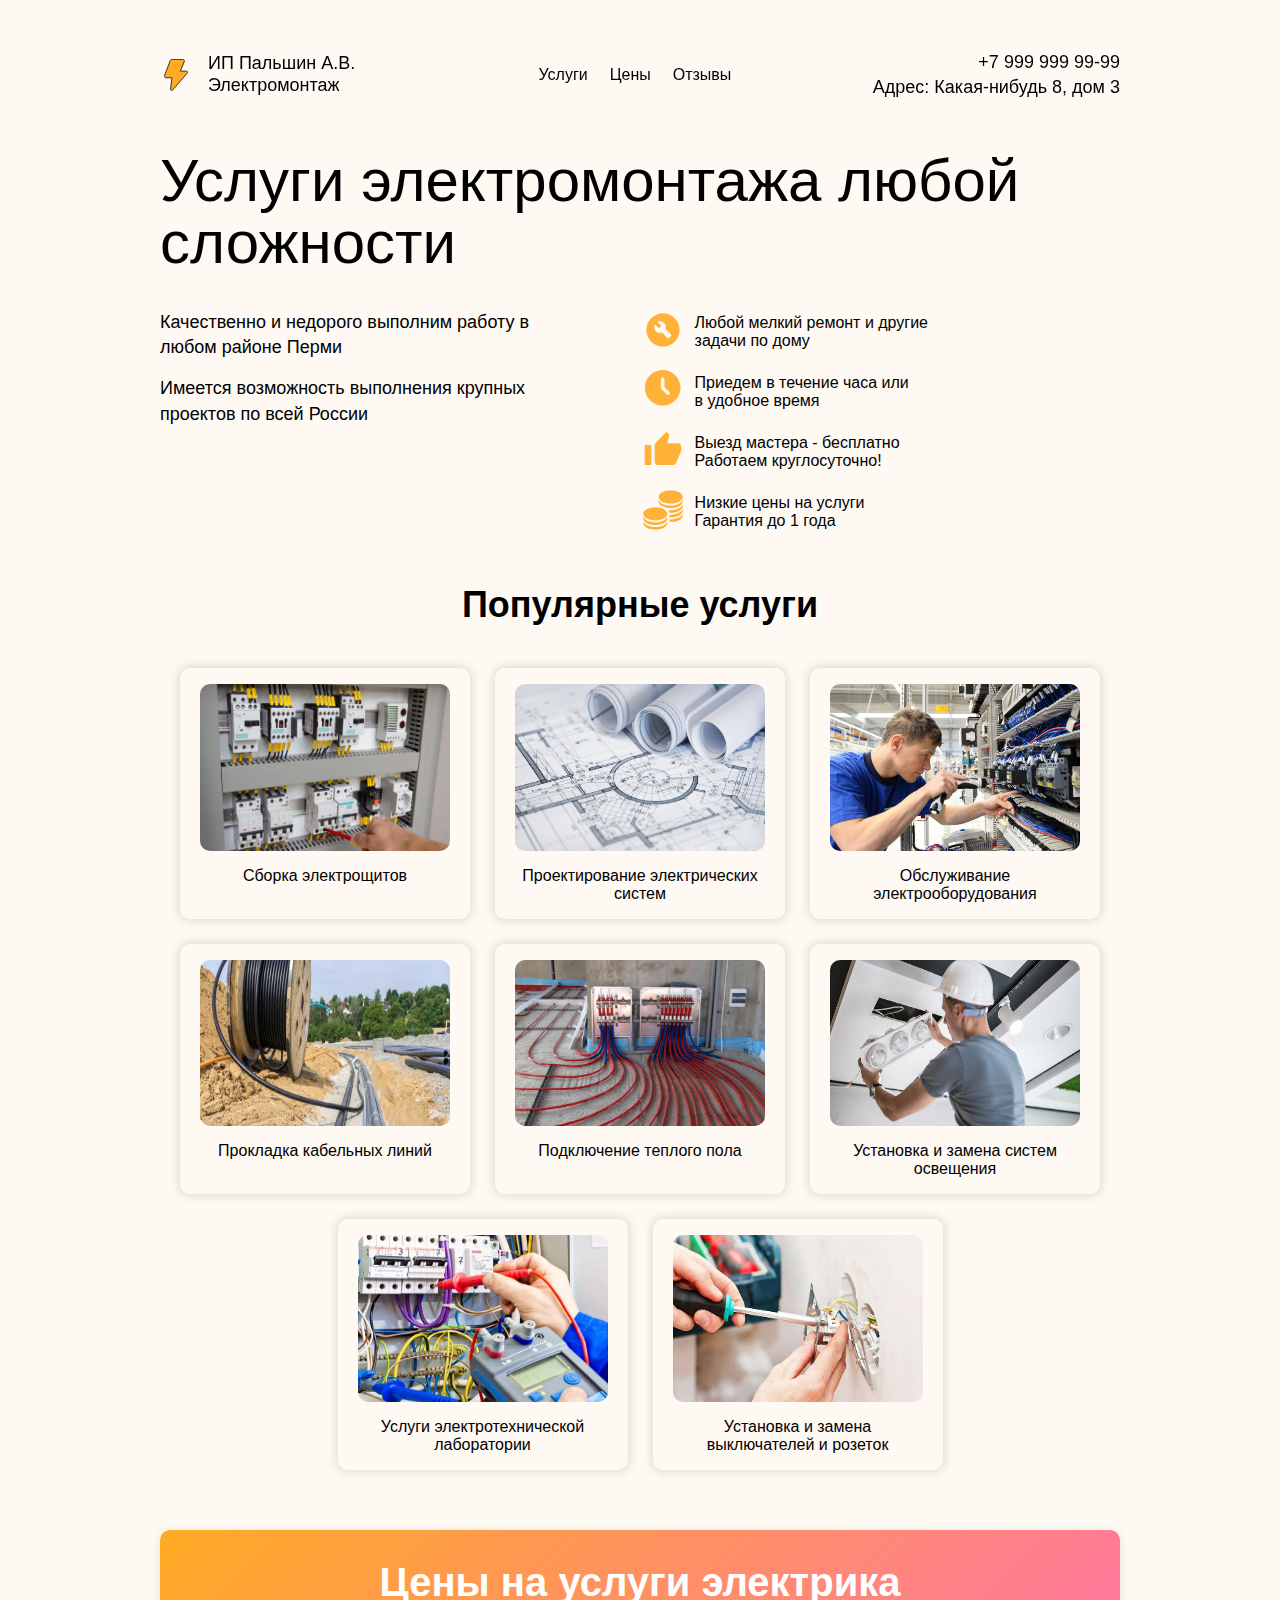
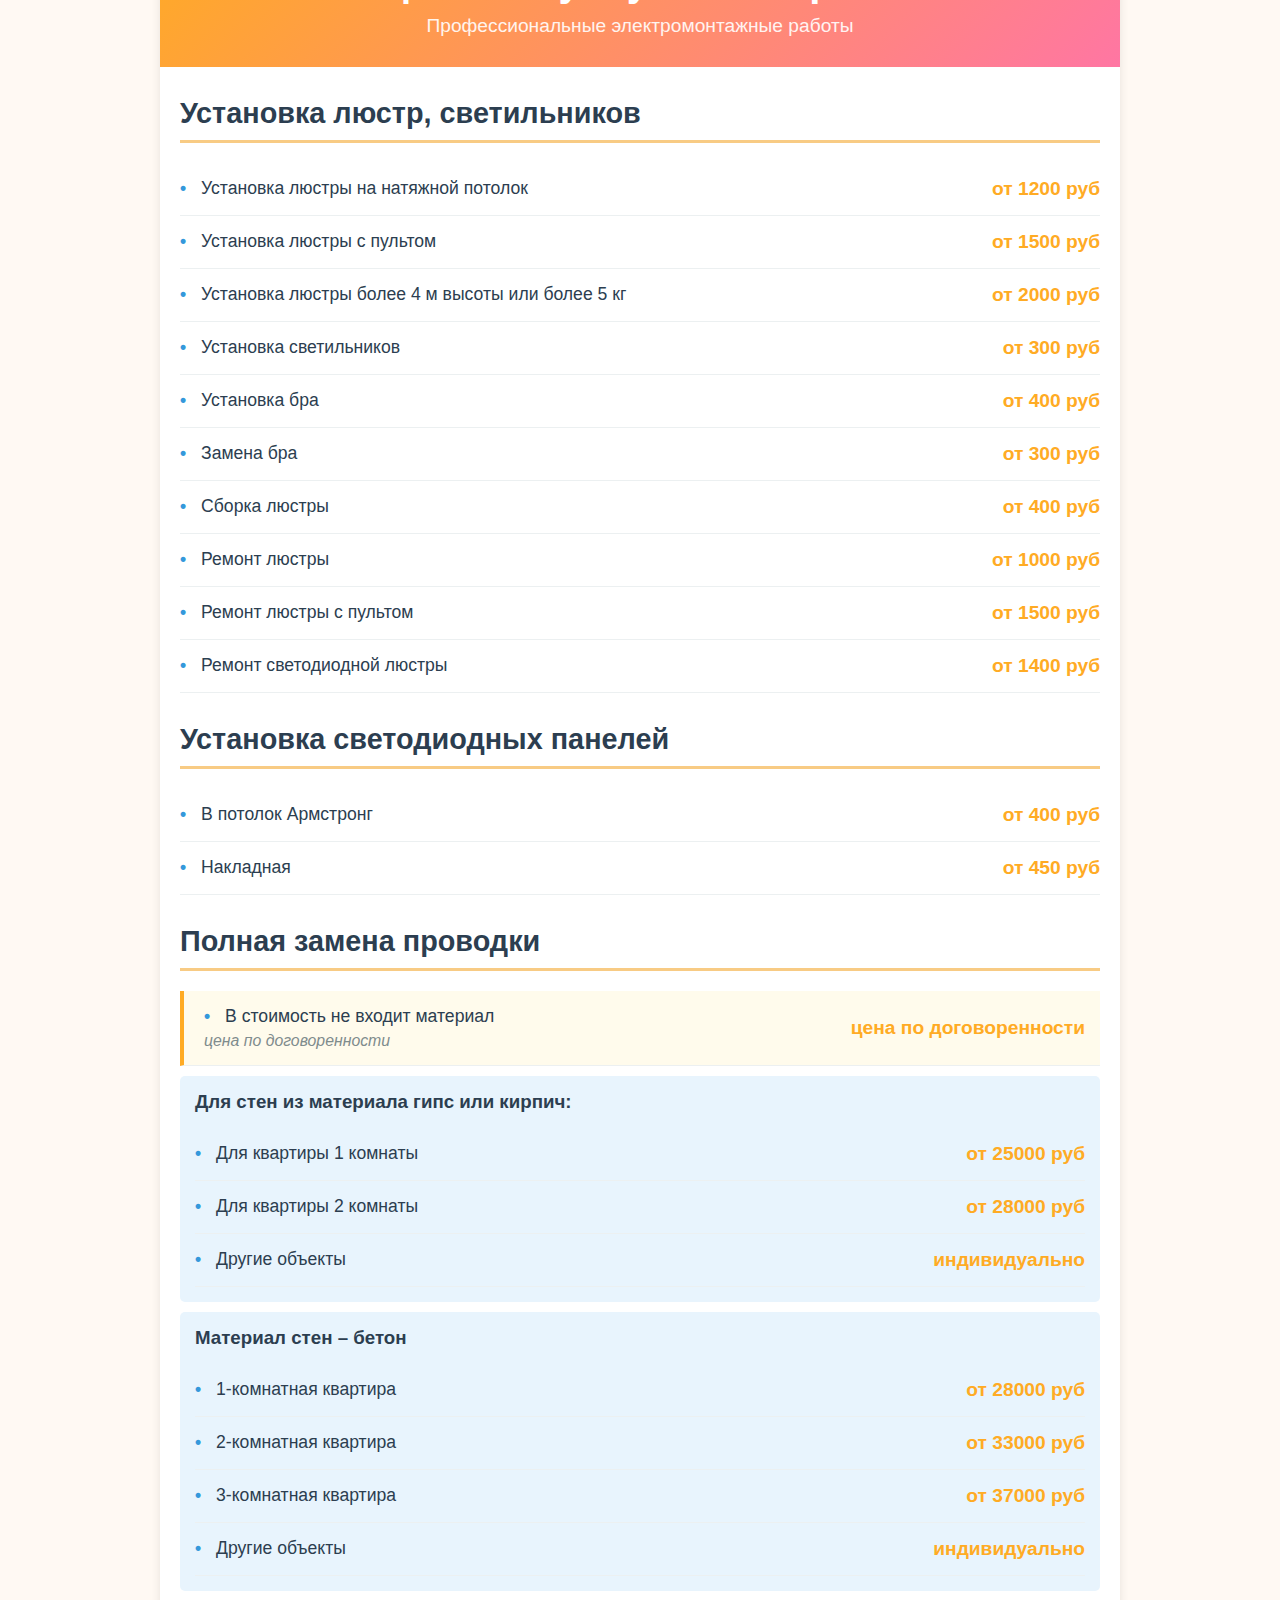
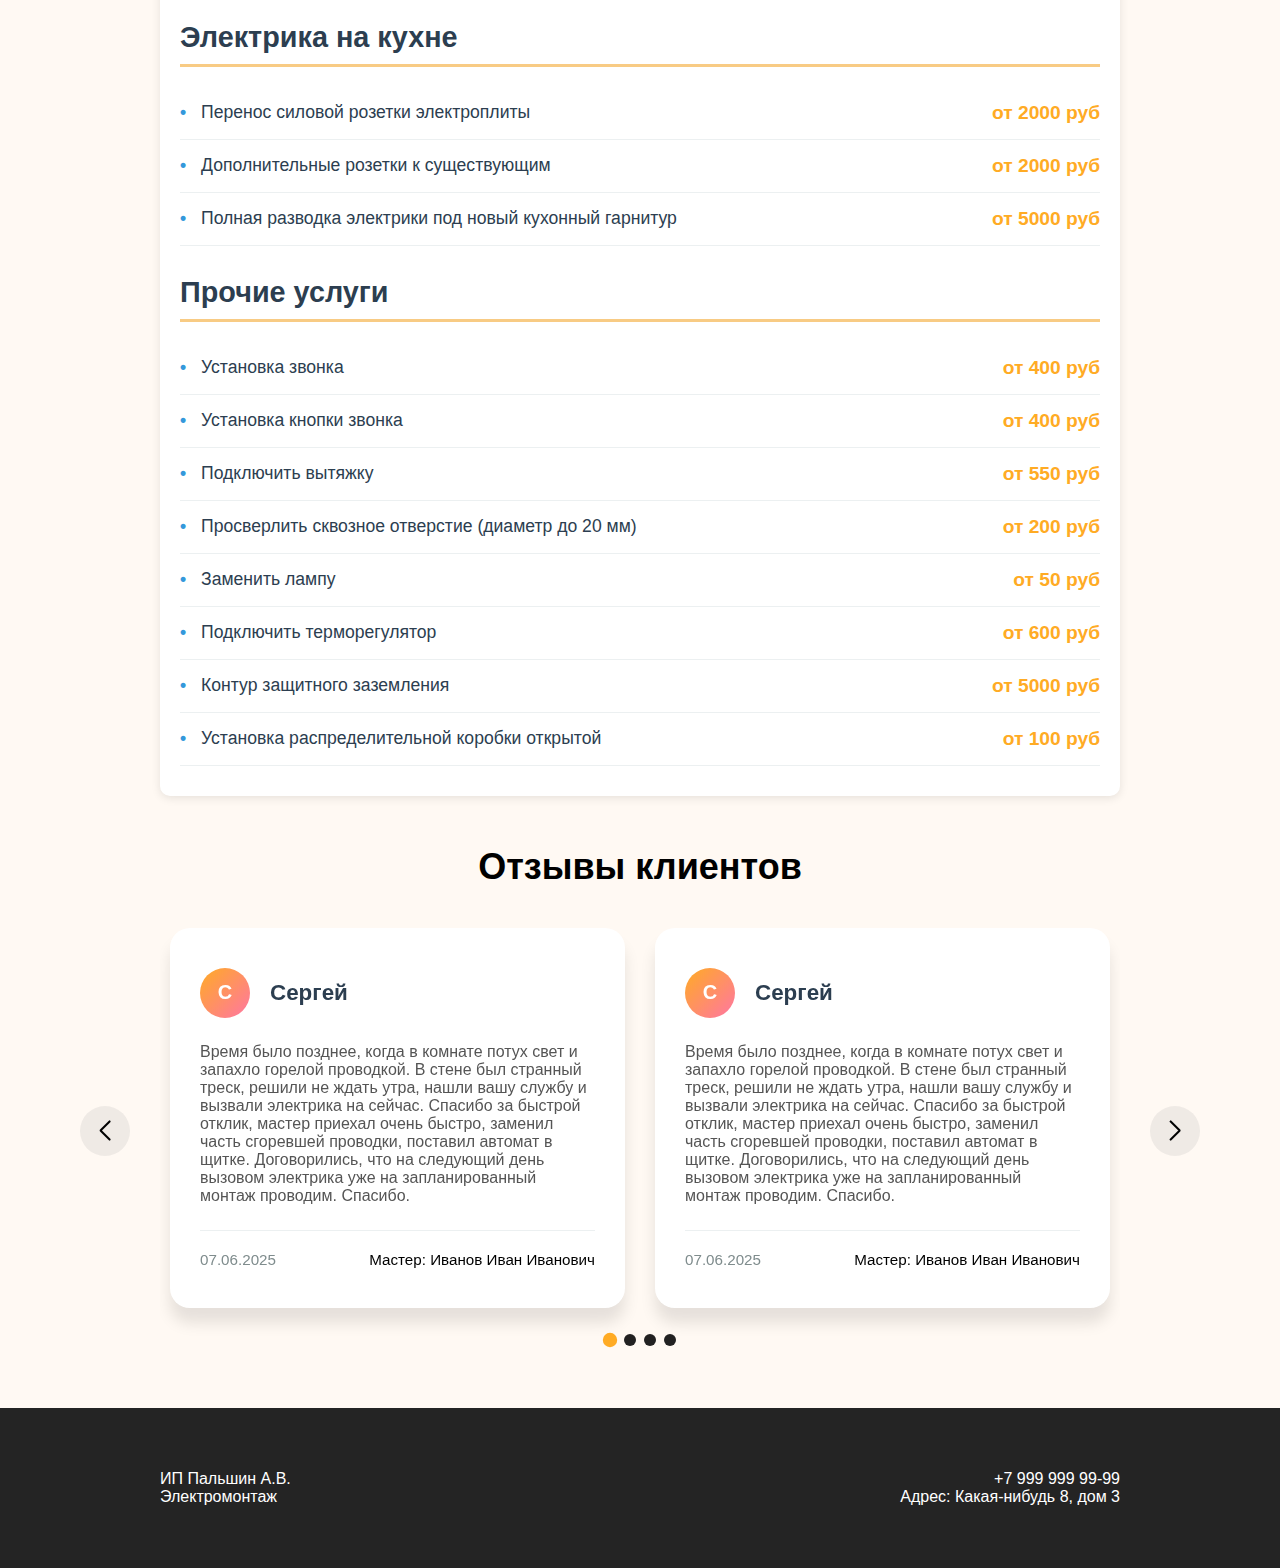
<file: index.html>
<!DOCTYPE html>
<html lang="ru">
  <head>
    <meta charset="UTF-8" />
    <meta name="viewport" content="width=device-width, initial-scale=1.0" />
    <title>
      ИП Пальшин А.В. Электромонтаж - Услуги электромонтажа любой сложности
    </title>
    <link
      rel="stylesheet"
      href="https://cdn.jsdelivr.net/npm/swiper@11/swiper-bundle.min.css"
    />
    <link rel="stylesheet" href="styles.css" />
  </head>
  <body>
    <div class="container">
      <!-- Background circle -->
      <!-- <div class="background-circle"></div> -->

      <!-- Header -->
      <header class="header">
        <div class="header-content">
          <!-- Logo section -->
          <div class="logo-section">
            <div class="logo-icon">
              <img src="../public/images/logo.svg" alt="" />
            </div>
            <div class="company-name">ИП Пальшин А.В. Электромонтаж</div>
          </div>

          <!-- Desktop Navigation -->
          <nav class="nav-menu">
            <a href="#services" class="nav-item">Услуги</a>
            <a href="#pricing" class="nav-item">Цены</a>
            <a href="#reviews" class="nav-item active">Отзывы</a>
          </nav>

          <!-- Desktop Contact Info -->
          <div class="contact-info">
            <div class="phone">+7 999 999 99-99</div>
            <div class="address">Адрес: Какая-нибудь 8, дом 3</div>
          </div>

          <!-- Mobile menu button -->
          <button class="mobile-menu-button" onclick="toggleMobileMenu()">
            <svg
              class="menu-icon"
              width="24"
              height="24"
              fill="none"
              stroke="currentColor"
              viewBox="0 0 24 24"
            >
              <path
                stroke-linecap="round"
                stroke-linejoin="round"
                stroke-width="2"
                d="M4 6h16M4 12h16M4 18h16"
              ></path>
            </svg>
            <svg
              class="close-icon"
              width="24"
              height="24"
              fill="none"
              stroke="currentColor"
              viewBox="0 0 24 24"
              style="display: none"
            >
              <path
                stroke-linecap="round"
                stroke-linejoin="round"
                stroke-width="2"
                d="M6 18L18 6M6 6l12 12"
              ></path>
            </svg>
          </button>
        </div>

        <!-- Mobile menu -->
        <div class="mobile-menu" id="mobileMenu">
          <nav class="mobile-nav">
            <a href="#services" class="nav-item">Услуги</a>
            <a href="#pricing" class="nav-item">Цены</a>
            <a href="#reviews" class="nav-item active">Отзывы</a>
          </nav>
          <div class="mobile-contact">
            <div class="phone">+7 999 999 99-99</div>
            <div class="address">Адрес: Какая-нибудь 8, дом 3</div>
          </div>
        </div>
      </header>

      <!-- Main content container -->
      <div class="main-content" id="main">
        <!-- Desktop: Left content, Mobile: All content stacked -->
        <div class="content-left">
          <h1 class="main-title">Услуги электромонтажа любой сложности</h1>

          <div class="description-and-features-section">
            <div class="description-section">
              <p class="description-text">
                Качественно и недорого выполним работу в любом районе Перми
              </p>

              <p class="additional-text">
                Имеется возможность выполнения крупных проектов по всей России
              </p>
            </div>

            <!-- Features section -->
            <div class="features-section">
              <div class="feature-item">
                <div class="feature-icon">
                  <svg viewBox="0 0 51 51" fill="none">
                    <path
                      d="M32.9375 35.9125L35.9125 32.9375C36.125 32.725 36.2312 32.4771 36.2312 32.1938C36.2312 31.9104 36.125 31.6625 35.9125 31.45L28.6875 24.1719C28.8292 23.7823 28.9354 23.3927 29.0062 23.0031C29.0771 22.6135 29.1125 22.1708 29.1125 21.675C29.1125 19.6563 28.3957 17.93 26.962 16.4964C25.5283 15.0627 23.8014 14.3452 21.7812 14.3438C21.1792 14.3438 20.5771 14.4238 19.975 14.5839C19.3729 14.744 18.7885 14.965 18.2219 15.2469L23.2156 20.2406L20.2406 23.2156L15.2469 18.2219C14.9635 18.7885 14.7425 19.3729 14.5839 19.975C14.4252 20.5771 14.3452 21.1792 14.3437 21.7813C14.3437 23.8 15.0613 25.5269 16.4964 26.962C17.9315 28.3971 19.6577 29.1139 21.675 29.1125C22.1354 29.1125 22.5696 29.0771 22.9776 29.0063C23.3856 28.9354 23.7837 28.8292 24.1719 28.6875L31.45 35.9125C31.6625 36.125 31.9104 36.2313 32.1937 36.2313C32.4771 36.2313 32.725 36.125 32.9375 35.9125ZM25.5 46.75C22.5604 46.75 19.7979 46.1918 17.2125 45.0755C14.6271 43.9592 12.3781 42.4455 10.4656 40.5344C8.55312 38.6233 7.03942 36.3743 5.9245 33.7875C4.80958 31.2007 4.25142 28.4382 4.25 25.5C4.24858 22.5618 4.80675 19.7993 5.9245 17.2125C7.04225 14.6257 8.55596 12.3767 10.4656 10.4656C12.3753 8.55454 14.6242 7.04083 17.2125 5.9245C19.8008 4.80817 22.5632 4.25 25.5 4.25C28.4367 4.25 31.1992 4.80817 33.7875 5.9245C36.3757 7.04083 38.6247 8.55454 40.5344 10.4656C42.444 12.3767 43.9585 14.6257 45.0776 17.2125C46.1968 19.7993 46.7543 22.5618 46.75 25.5C46.7458 28.4382 46.1876 31.2007 45.0755 33.7875C43.9634 36.3743 42.4497 38.6233 40.5344 40.5344C38.619 42.4455 36.3701 43.9599 33.7875 45.0776C31.2049 46.1954 28.4424 46.7528 25.5 46.75Z"
                      fill="#FFB237"
                    />
                  </svg>
                </div>
                <div class="feature-text">
                  Любой мелкий ремонт и другие<br />задачи по дому
                </div>
              </div>

              <div class="feature-item">
                <div class="feature-icon">
                  <svg viewBox="0 0 39 43" fill="none">
                    <path
                      d="M19.1667 0C29.7524 0 38.3333 8.58092 38.3333 19.1667C38.3333 29.7524 29.7524 38.3333 19.1667 38.3333C8.58092 38.3333 0 29.7524 0 19.1667C0 8.58092 8.58092 0 19.1667 0ZM19.1667 7.66667C18.6583 7.66667 18.1708 7.8686 17.8114 8.22805C17.4519 8.58749 17.25 9.075 17.25 9.58334V19.1667C17.2501 19.675 17.4521 20.1624 17.8116 20.5218L23.5616 26.2718C23.9231 26.6209 24.4072 26.8141 24.9098 26.8097C25.4123 26.8053 25.893 26.6038 26.2484 26.2484C26.6038 25.893 26.8053 25.4123 26.8097 24.9098C26.8141 24.4072 26.6209 23.9231 26.2718 23.5616L21.0833 18.3732V9.58334C21.0833 9.075 20.8814 8.58749 20.522 8.22805C20.1625 7.8686 19.675 7.66667 19.1667 7.66667Z"
                      fill="#FFB237"
                    />
                  </svg>
                </div>
                <div class="feature-text">
                  Приедем в течение часа или<br />в удобное время
                </div>
              </div>

              <div class="feature-item">
                <div class="feature-icon">
                  <svg viewBox="0 0 37 37" fill="none">
                    <path
                      d="M35.4583 15.4167C35.4583 14.5989 35.1335 13.8147 34.5552 13.2364C33.977 12.6582 33.1927 12.3333 32.375 12.3333H22.6317L24.1117 5.28792C24.1425 5.13375 24.1579 4.96417 24.1579 4.79458C24.1579 4.1625 23.8958 3.57667 23.4796 3.16042L21.8454 1.54167L11.7012 11.6858C11.1308 12.2563 10.7917 13.0271 10.7917 13.875V29.2917C10.7917 30.1094 11.1165 30.8937 11.6948 31.4719C12.273 32.0502 13.0572 32.375 13.875 32.375H27.75C29.0296 32.375 30.1242 31.6042 30.5867 30.4942L35.2425 19.6254C35.3812 19.2708 35.4583 18.9008 35.4583 18.5V15.4167ZM1.54167 32.375H7.70833V13.875H1.54167V32.375Z"
                      fill="#FFB237"
                    />
                  </svg>
                </div>
                <div class="feature-text">
                  Выезд мастера - бесплатно<br />Работаем круглосуточно!
                </div>
              </div>

              <div class="feature-item">
                <div class="feature-icon">
                  <svg viewBox="0 0 37 37" fill="none">
                    <g clipPath="url(#clip0_1_76)">
                      <path
                        d="M25.6154 0.267538C19.4748 0.267538 14.4969 3.01265 14.4969 6.40385C14.4969 9.79504 19.4762 12.5416 25.6154 12.5416C31.756 12.5416 36.7339 9.79504 36.7339 6.40385C36.7339 3.01265 31.7545 0.267538 25.6154 0.267538ZM36.7339 8.22681C36.731 11.618 31.756 14.3645 25.6154 14.3645C19.4919 14.3645 14.5253 11.6479 14.4969 8.27235V10.6731C14.4969 12.1218 15.4247 13.4481 16.9446 14.4983C18.4815 14.9167 19.8505 15.4973 20.9904 16.2316C22.4035 16.5902 23.9575 16.8094 25.6154 16.8094C31.756 16.8094 36.7339 14.0643 36.7339 10.6731V8.22681ZM36.7339 12.496C36.7339 15.8872 31.756 18.6338 25.6154 18.6338C24.8683 18.6338 24.1425 18.5783 23.4367 18.5C23.9936 19.2501 24.3736 20.1166 24.5481 21.0345C24.9024 21.0544 25.2525 21.0786 25.6154 21.0786C31.756 21.0786 36.7339 18.3335 36.7339 14.9423V12.496ZM11.3846 15.92C5.24404 15.92 0.266115 18.6665 0.266115 22.0577C0.266115 25.4489 5.24546 28.1954 11.3846 28.1954C17.5252 28.1954 22.5031 25.4489 22.5031 22.0577C22.5031 18.6665 17.5238 15.92 11.3846 15.92ZM36.7339 16.7653C36.731 20.1565 31.756 22.903 25.6154 22.903C25.2582 22.903 24.8967 22.8774 24.5481 22.8575C24.5324 22.9642 24.5239 23.1065 24.504 23.2132C24.5751 23.4281 24.6363 23.6402 24.6363 23.8821V25.3052C24.9593 25.3208 25.2838 25.3478 25.6154 25.3478C31.756 25.3478 36.7339 22.6027 36.7339 19.2115V16.7653ZM36.7339 21.0345C36.731 24.4257 31.756 27.1722 25.6154 27.1722C25.2582 27.1722 24.8967 27.1466 24.5481 27.1267C24.5324 27.2334 24.5239 27.3757 24.504 27.4825C24.5751 27.6959 24.6363 27.9094 24.6363 28.1513V29.5744C24.9593 29.59 25.2838 29.6171 25.6154 29.6171C31.756 29.6171 36.7339 26.872 36.7339 23.4808V21.0345ZM22.5031 23.8807C22.5003 27.2718 17.5252 30.0184 11.3846 30.0184C5.26112 30.0184 0.294577 27.3017 0.266115 23.9248V26.3269C0.266115 29.7181 5.24262 32.4647 11.3846 32.4647C17.5266 32.4647 22.5031 29.7181 22.5031 26.3269V23.8807ZM22.5031 28.1499C22.5003 31.5411 17.5252 34.2876 11.3846 34.2876C5.26112 34.2876 0.294577 31.571 0.266115 28.194V30.5962C0.266115 33.9873 5.24262 36.7339 11.3846 36.7339C17.5266 36.7339 22.5031 33.9873 22.5031 30.5962V28.1499Z"
                        fill="#FFB237"
                      />
                    </g>
                    <defs>
                      <clipPath id="clip0_1_76">
                        <rect fill="white" height="37" width="37" />
                      </clipPath>
                    </defs>
                  </svg>
                </div>
                <div class="feature-text">
                  Низкие цены на услуги<br />Гарантия до 1 года
                </div>
              </div>
            </div>
          </div>
        </div>

        <!-- Contact form -->
   
      </div>

      <!-- Популярные услуги  -->
      <div class="services-container" id="services">
        <h2>Популярные услуги</h2>

        <div class="services">
          <div class="service">
            <img
              src="..\public\images\service1.jpg"
              alt="Сборка электрощитов"
            />
            <p>Сборка электрощитов</p>
          </div>
          <div class="service">
            <img
              src="..\public\images\service2.png"
              alt="Проектирование электрических систем"
            />
            <p>Проектирование электрических систем</p>
          </div>
          <div class="service">
            <img
              src="..\public\images\service3.jpg"
              alt="Обслуживание электрооборудования"
            />
            <p>Обслуживание электрооборудования</p>
          </div>
          <div class="service">
            <img
              src="..\public\images\service4.webp"
              alt="Прокладка кабельных линий"
            />
            <p>Прокладка кабельных линий</p>
          </div>
          <div class="service">
            <img
              src="..\public\images\service5.jpg"
              alt="Подключение теплого пола"
            />
            <p>Подключение теплого пола</p>
          </div>
          <div class="service">
            <img
              src="..\public\images\service6.webp"
              alt="Установка и замена систем освещения"
            />
            <p>Установка и замена систем освещения</p>
          </div>
          <div class="service">
            <img
              src="..\public\images\service7.jpg"
              alt="Услуги электротехнической лаборатории"
            />
            <p>Услуги электротехнической лаборатории</p>
          </div>
          <div class="service">
            <img
              src="..\public\images\service8.jpg"
              alt="Установка и замена выключателей и розеток"
            />
            <p>Установка и замена выключателей и розеток</p>
          </div>
        </div>
      </div>

      <!-- Цены на услуги -->
      <div class="price-container-wrapper" id="pricing">
        <div class="price-container">
          <div class="price-header">
            <h1>Цены на услуги электрика</h1>
            <p>Профессиональные электромонтажные работы</p>
          </div>

          <!-- Установка люстр, светильников -->
          <div class="category-section">
            <h2 class="category-title">Установка люстр, светильников</h2>

            <div class="price-row">
              <div class="service-column">
                <span class="service-bullet">•</span>
                Установка люстры на натяжной потолок
              </div>
              <div class="price-column">от 1200 руб</div>
            </div>

            <div class="price-row">
              <div class="service-column">
                <span class="service-bullet">•</span>
                Установка люстры с пультом
              </div>
              <div class="price-column">от 1500 руб</div>
            </div>

            <div class="price-row">
              <div class="service-column">
                <span class="service-bullet">•</span>
                Установка люстры более 4 м высоты или более 5 кг
              </div>
              <div class="price-column">от 2000 руб</div>
            </div>

            <div class="price-row">
              <div class="service-column">
                <span class="service-bullet">•</span>
                Установка светильников
              </div>
              <div class="price-column">от 300 руб</div>
            </div>

            <div class="price-row">
              <div class="service-column">
                <span class="service-bullet">•</span>
                Установка бра
              </div>
              <div class="price-column">от 400 руб</div>
            </div>

            <div class="price-row">
              <div class="service-column">
                <span class="service-bullet">•</span>
                Замена бра
              </div>
              <div class="price-column">от 300 руб</div>
            </div>

            <div class="price-row">
              <div class="service-column">
                <span class="service-bullet">•</span>
                Сборка люстры
              </div>
              <div class="price-column">от 400 руб</div>
            </div>

            <div class="price-row">
              <div class="service-column">
                <span class="service-bullet">•</span>
                Ремонт люстры
              </div>
              <div class="price-column">от 1000 руб</div>
            </div>

            <div class="price-row">
              <div class="service-column">
                <span class="service-bullet">•</span>
                Ремонт люстры с пультом
              </div>
              <div class="price-column">от 1500 руб</div>
            </div>

            <div class="price-row">
              <div class="service-column">
                <span class="service-bullet">•</span>
                Ремонт светодиодной люстры
              </div>
              <div class="price-column">от 1400 руб</div>
            </div>
          </div>

          <!-- Установка светодиодных панелей -->
          <div class="category-section">
            <h2 class="category-title">Установка светодиодных панелей</h2>

            <div class="price-row">
              <div class="service-column">
                <span class="service-bullet">•</span>
                В потолок Армстронг
              </div>
              <div class="price-column">от 400 руб</div>
            </div>

            <div class="price-row">
              <div class="service-column">
                <span class="service-bullet">•</span>
                Накладная
              </div>
              <div class="price-column">от 450 руб</div>
            </div>
          </div>

          <!-- Полная замена проводки -->
          <div class="category-section">
            <h2 class="category-title">Полная замена проводки</h2>

            <div class="price-row highlight-row">
              <div class="service-column">
                <span class="service-bullet">•</span>
                В стоимость не входит материал
                <div class="note-text">цена по договоренности</div>
              </div>
              <div class="price-column">цена по договоренности</div>
            </div>

            <div class="complex-service">
              <h3 style="color: #2c3e50; margin-bottom: 15px">
                Для стен из материала гипс или кирпич:
              </h3>
              <div class="price-row">
                <div class="service-column">
                  <span class="service-bullet">•</span>
                  Для квартиры 1 комнаты
                </div>
                <div class="price-column">от 25000 руб</div>
              </div>
              <div class="price-row">
                <div class="service-column">
                  <span class="service-bullet">•</span>
                  Для квартиры 2 комнаты
                </div>
                <div class="price-column">от 28000 руб</div>
              </div>
              <div class="price-row">
                <div class="service-column">
                  <span class="service-bullet">•</span>
                  Другие объекты
                </div>
                <div class="price-column">индивидуально</div>
              </div>
            </div>

            <div class="complex-service">
              <h3 style="color: #2c3e50; margin-bottom: 15px">
                Материал стен – бетон
              </h3>
              <div class="price-row">
                <div class="service-column">
                  <span class="service-bullet">•</span>
                  1-комнатная квартира
                </div>
                <div class="price-column">от 28000 руб</div>
              </div>
              <div class="price-row">
                <div class="service-column">
                  <span class="service-bullet">•</span>
                  2-комнатная квартира
                </div>
                <div class="price-column">от 33000 руб</div>
              </div>
              <div class="price-row">
                <div class="service-column">
                  <span class="service-bullet">•</span>
                  3-комнатная квартира
                </div>
                <div class="price-column">от 37000 руб</div>
              </div>
              <div class="price-row">
                <div class="service-column">
                  <span class="service-bullet">•</span>
                  Другие объекты
                </div>
                <div class="price-column">индивидуально</div>
              </div>
            </div>
          </div>

          <!-- Остальные секции будут аналогично -->
          <!-- Для краткости покажу только несколько секций -->

          <!-- Электрика на кухне -->
          <div class="category-section">
            <h2 class="category-title">Электрика на кухне</h2>

            <div class="price-row">
              <div class="service-column">
                <span class="service-bullet">•</span>
                Перенос силовой розетки электроплиты
              </div>
              <div class="price-column">от 2000 руб</div>
            </div>

            <div class="price-row">
              <div class="service-column">
                <span class="service-bullet">•</span>
                Дополнительные розетки к существующим
              </div>
              <div class="price-column">от 2000 руб</div>
            </div>

            <div class="price-row">
              <div class="service-column">
                <span class="service-bullet">•</span>
                Полная разводка электрики под новый кухонный гарнитур
              </div>
              <div class="price-column">от 5000 руб</div>
            </div>
          </div>

          <!-- Прочие услуги -->
          <div class="category-section">
            <h2 class="category-title">Прочие услуги</h2>

            <div class="price-row">
              <div class="service-column">
                <span class="service-bullet">•</span>
                Установка звонка
              </div>
              <div class="price-column">от 400 руб</div>
            </div>

            <div class="price-row">
              <div class="service-column">
                <span class="service-bullet">•</span>
                Установка кнопки звонка
              </div>
              <div class="price-column">от 400 руб</div>
            </div>

            <div class="price-row">
              <div class="service-column">
                <span class="service-bullet">•</span>
                Подключить вытяжку
              </div>
              <div class="price-column">от 550 руб</div>
            </div>

            <div class="price-row">
              <div class="service-column">
                <span class="service-bullet">•</span>
                Просверлить сквозное отверстие (диаметр до 20 мм)
              </div>
              <div class="price-column">от 200 руб</div>
            </div>

            <div class="price-row">
              <div class="service-column">
                <span class="service-bullet">•</span>
                Заменить лампу
              </div>
              <div class="price-column">от 50 руб</div>
            </div>

            <div class="price-row">
              <div class="service-column">
                <span class="service-bullet">•</span>
                Подключить терморегулятор
              </div>
              <div class="price-column">от 600 руб</div>
            </div>

            <div class="price-row">
              <div class="service-column">
                <span class="service-bullet">•</span>
                Контур защитного заземления
              </div>
              <div class="price-column">от 5000 руб</div>
            </div>

            <div class="price-row">
              <div class="service-column">
                <span class="service-bullet">•</span>
                Установка распределительной коробки открытой
              </div>
              <div class="price-column">от 100 руб</div>
            </div>
          </div>
        </div>
      </div>

      <div class="reviews-container" id="reviews">
        <section class="reviews-section">
          <div class="section-header">
            <h2 class="section-title">Отзывы клиентов</h2>
          </div>

          <div class="swiper-container">
            <!-- Navigation buttons -->
            <div class="swiper-button-next"></div>
            <div class="swiper-button-prev"></div>

            <!-- Swiper -->
            <div class="swiper reviews-slider">
              <div class="swiper-wrapper">
                <!-- Review Slide 1 -->
                <div class="swiper-slide">
                  <div class="review-card">
                    <div class="review-header">
                      <div class="review-avatar">С</div>
                      <h3 class="review-author">Сергей</h3>
                    </div>
                    <p class="review-text">
                      Время было позднее, когда в комнате потух свет и запахло
                      горелой проводкой. В стене был странный треск, решили не
                      ждать утра, нашли вашу службу и вызвали электрика на
                      сейчас. Спасибо за быстрой отклик, мастер приехал очень
                      быстро, заменил часть сгоревшей проводки, поставил автомат
                      в щитке. Договорились, что на следующий день вызовом
                      электрика уже на запланированный монтаж проводим. Спасибо.
                    </p>
                    <div class="review-meta">
                      <span class="review-date">07.06.2025</span>
                      <span class="review-master"
                        >Мастер: Иванов Иван Иванович</span
                      >
                    </div>
                  </div>
                </div>

                <!-- Review Slide 2 -->
                <div class="swiper-slide">
                  <div class="review-card">
                    <div class="review-header">
                      <div class="review-avatar">С</div>
                      <h3 class="review-author">Сергей</h3>
                    </div>
                    <p class="review-text">
                      Время было позднее, когда в комнате потух свет и запахло
                      горелой проводкой. В стене был странный треск, решили не
                      ждать утра, нашли вашу службу и вызвали электрика на
                      сейчас. Спасибо за быстрой отклик, мастер приехал очень
                      быстро, заменил часть сгоревшей проводки, поставил автомат
                      в щитке. Договорились, что на следующий день вызовом
                      электрика уже на запланированный монтаж проводим. Спасибо.
                    </p>
                    <div class="review-meta">
                      <span class="review-date">07.06.2025</span>
                      <span class="review-master"
                        >Мастер: Иванов Иван Иванович</span
                      >
                    </div>
                  </div>
                </div>

                <!-- Review Slide 3 -->
                <div class="swiper-slide">
                  <div class="review-card">
                    <div class="review-header">
                      <div class="review-avatar">С</div>
                      <h3 class="review-author">Сергей</h3>
                    </div>
                    <p class="review-text">
                      Время было позднее, когда в комнате потух свет и запахло
                      горелой проводкой. В стене был странный треск, решили не
                      ждать утра, нашли вашу службу и вызвали электрика на
                      сейчас. Спасибо за быстрой отклик, мастер приехал очень
                      быстро, заменил часть сгоревшей проводки, поставил автомат
                      в щитке. Договорились, что на следующий день вызовом
                      электрика уже на запланированный монтаж проводим. Спасибо.
                    </p>
                    <div class="review-meta">
                      <span class="review-date">07.06.2025</span>
                      <span class="review-master"
                        >Мастер: Иванов Иван Иванович</span
                      >
                    </div>
                  </div>
                </div>

                <!-- Review Slide 4 -->
                <div class="swiper-slide">
                  <div class="review-card">
                    <div class="review-header">
                      <div class="review-avatar">С</div>
                      <h3 class="review-author">Сергей</h3>
                    </div>
                    <p class="review-text">
                      Время было позднее, когда в комнате потух свет и запахло
                      горелой проводкой. В стене был странный треск, решили не
                      ждать утра, нашли вашу службу и вызвали электрика на
                      сейчас. Спасибо за быстрой отклик, мастер приехал очень
                      быстро, заменил часть сгоревшей проводки, поставил автомат
                      в щитке. Договорились, что на следующий день вызовом
                      электрика уже на запланированный монтаж проводим. Спасибо.
                    </p>
                    <div class="review-meta">
                      <span class="review-date">07.06.2025</span>
                      <span class="review-master"
                        >Мастер: Иванов Иван Иванович</span
                      >
                    </div>
                  </div>
                </div>
              </div>

              <!-- Pagination -->
              <div class="swiper-pagination"></div>
            </div>
          </div>
        </section>
      </div>

      <footer>
        <div class="footer-text-container">
          <span>ИП Пальшин А.В.<br />Электромонтаж</span>
          <span class="footer-contact-info"
            >+7 999 999 99-99<br />Адрес: Какая-нибудь 8, дом 3</span
          >
        </div>
      </footer>
    </div>

    <script src="https://cdn.jsdelivr.net/npm/swiper@11/swiper-bundle.min.js"></script>

    <!-- Initialize Swiper -->
    <script>
      var swiper = new Swiper(".reviews-slider", {
        loop: true,
        // autoplay: {
        //   delay: 5000,
        //   disableOnInteraction: false,
        // },
        speed: 800,
        grabCursor: true,
        slidesPerView: 1,
        spaceBetween: 30,
        navigation: {
          nextEl: ".swiper-button-next",
          prevEl: ".swiper-button-prev",
        },
        pagination: {
          el: ".swiper-pagination",
          clickable: true,
        },
        breakpoints: {
          1400: {
            slidesPerView: 3,
          },
          860: {
            slidesPerView: 2,
          },
        },
      });
    </script>
    <script src=".\main.js"></script>
  </body>
</html>
</file>
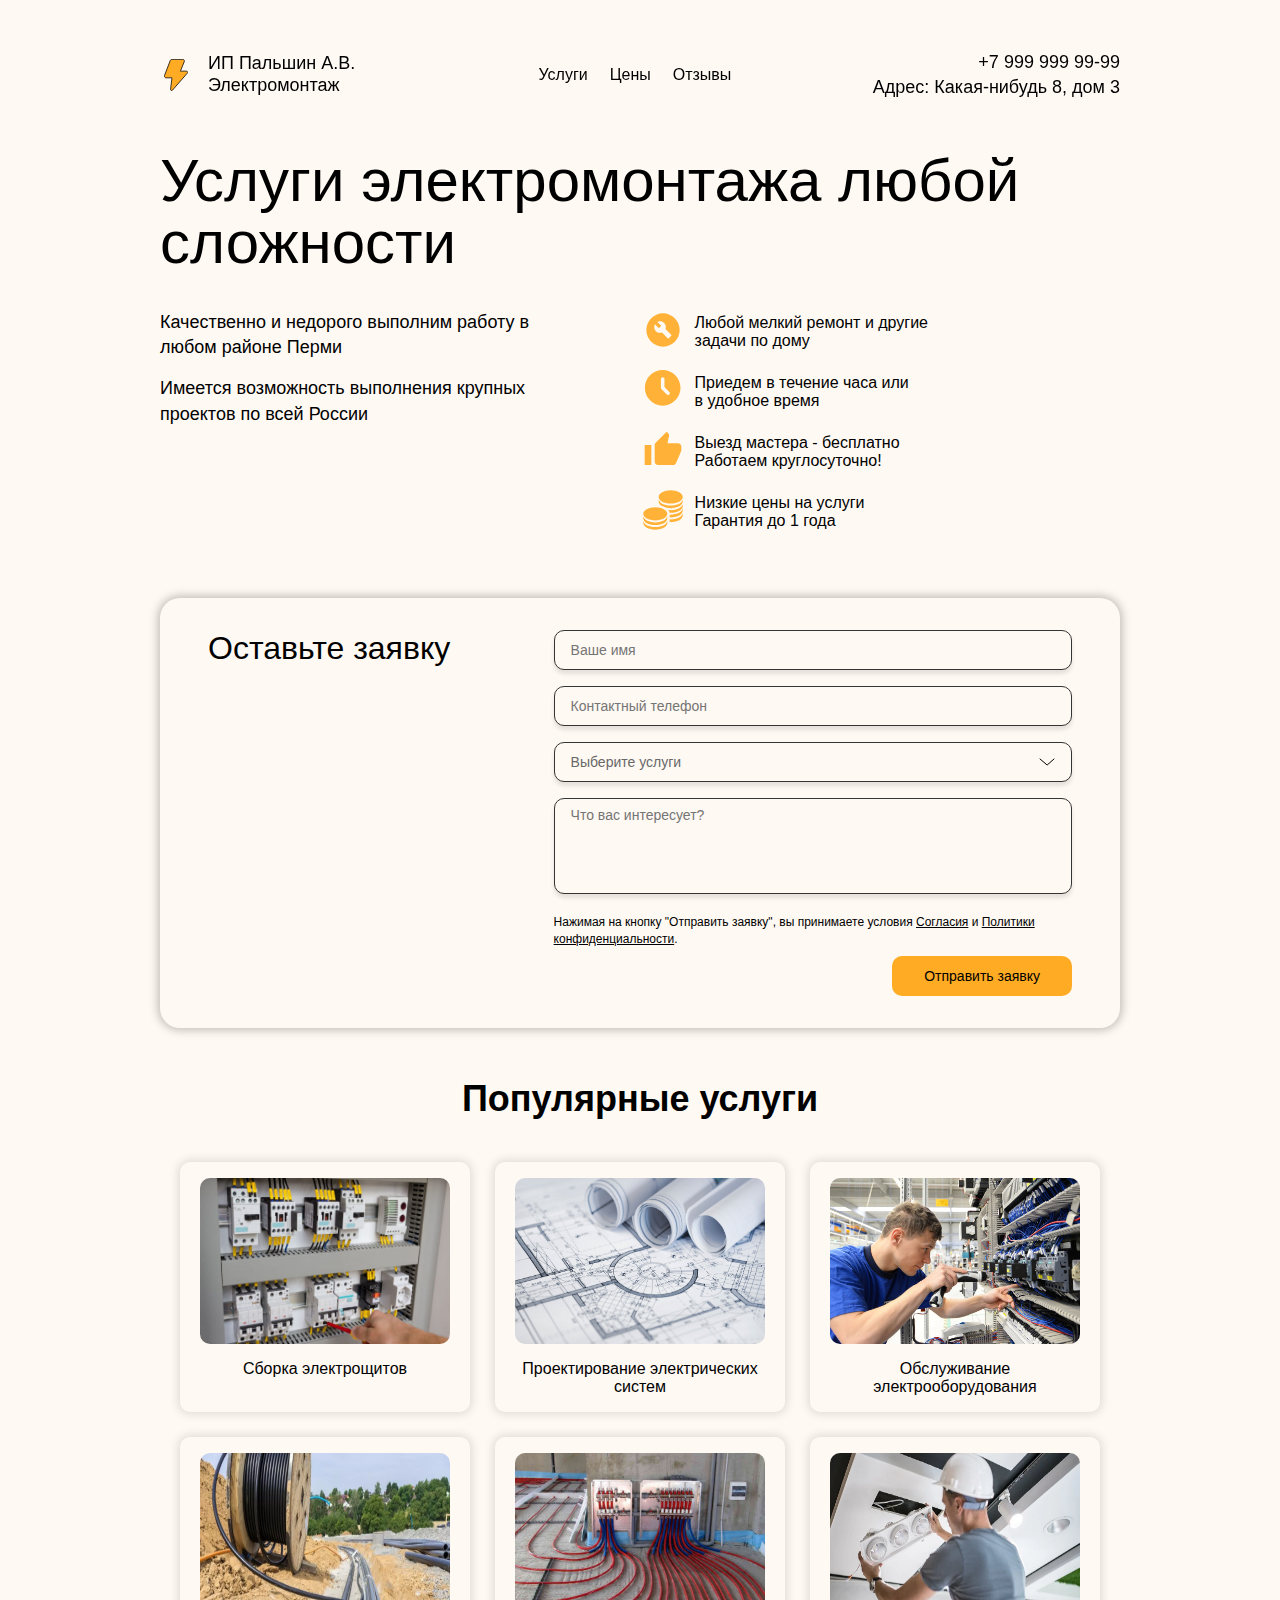
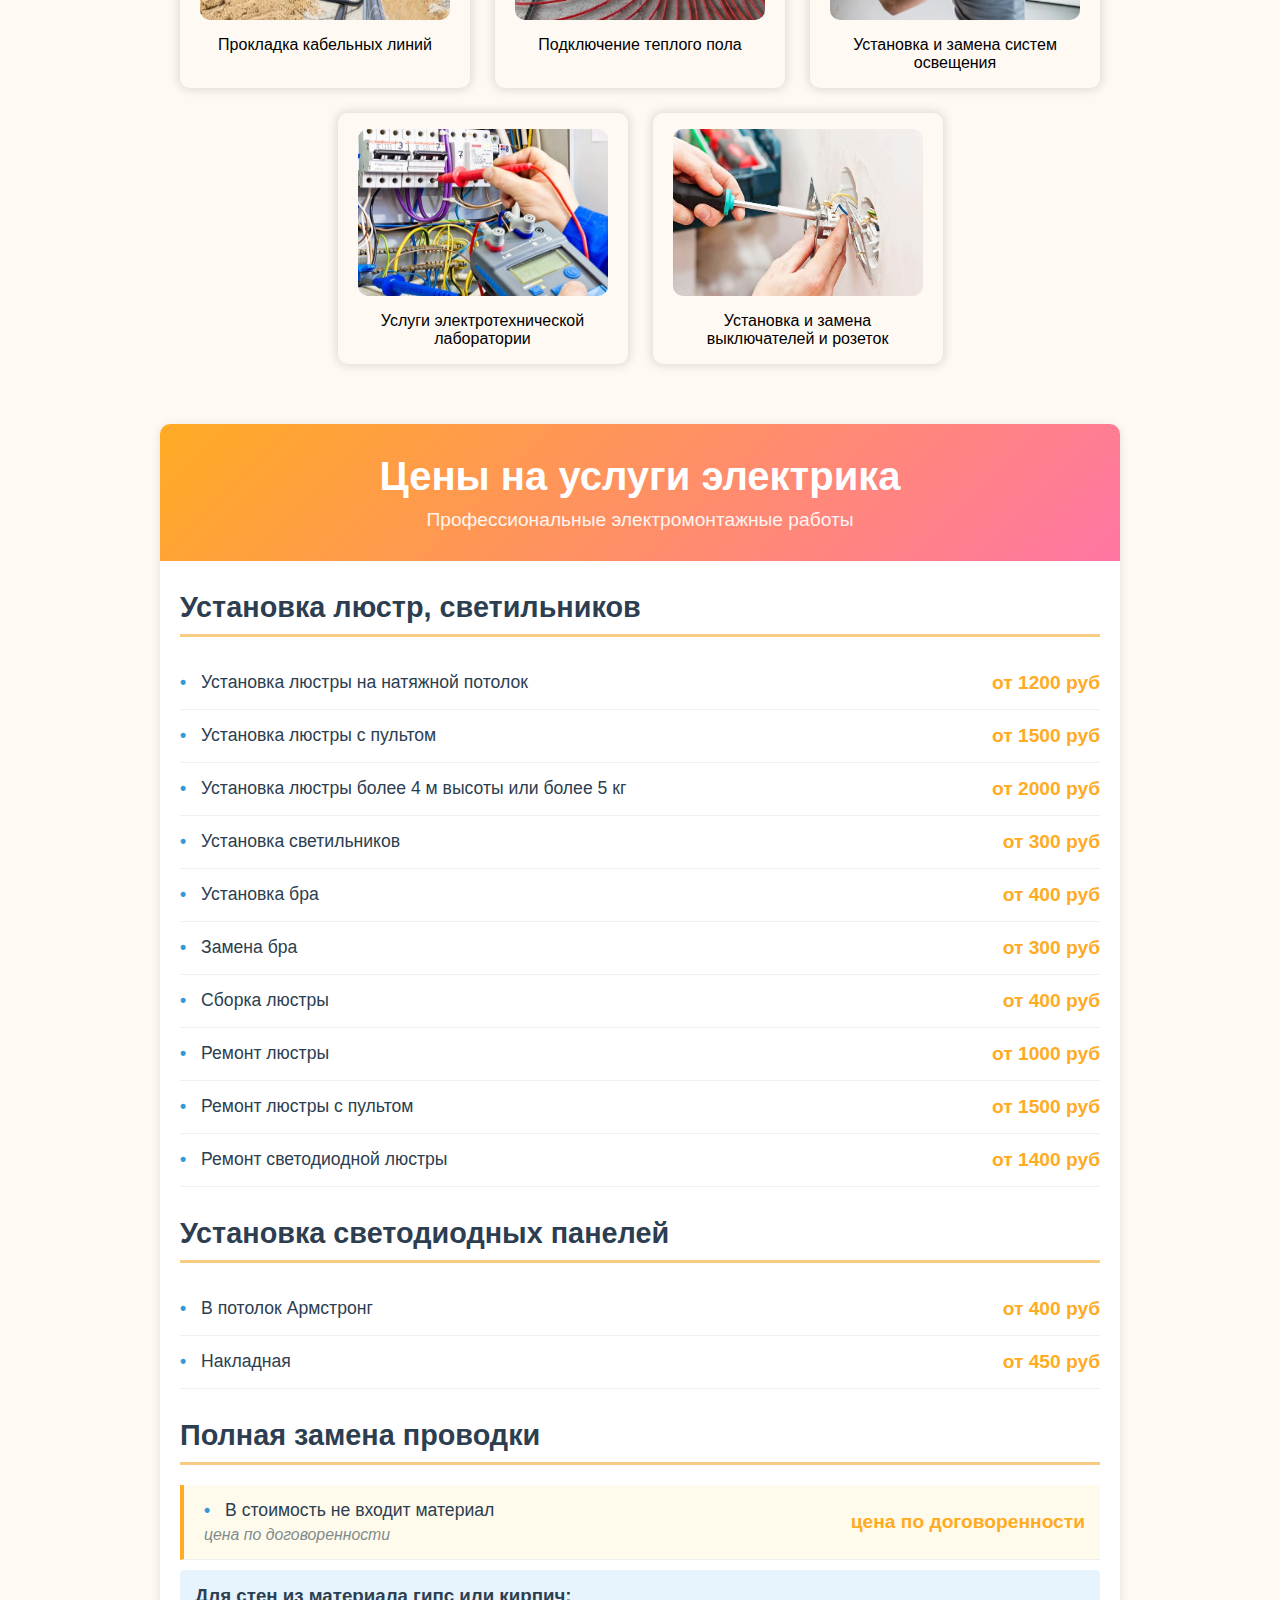
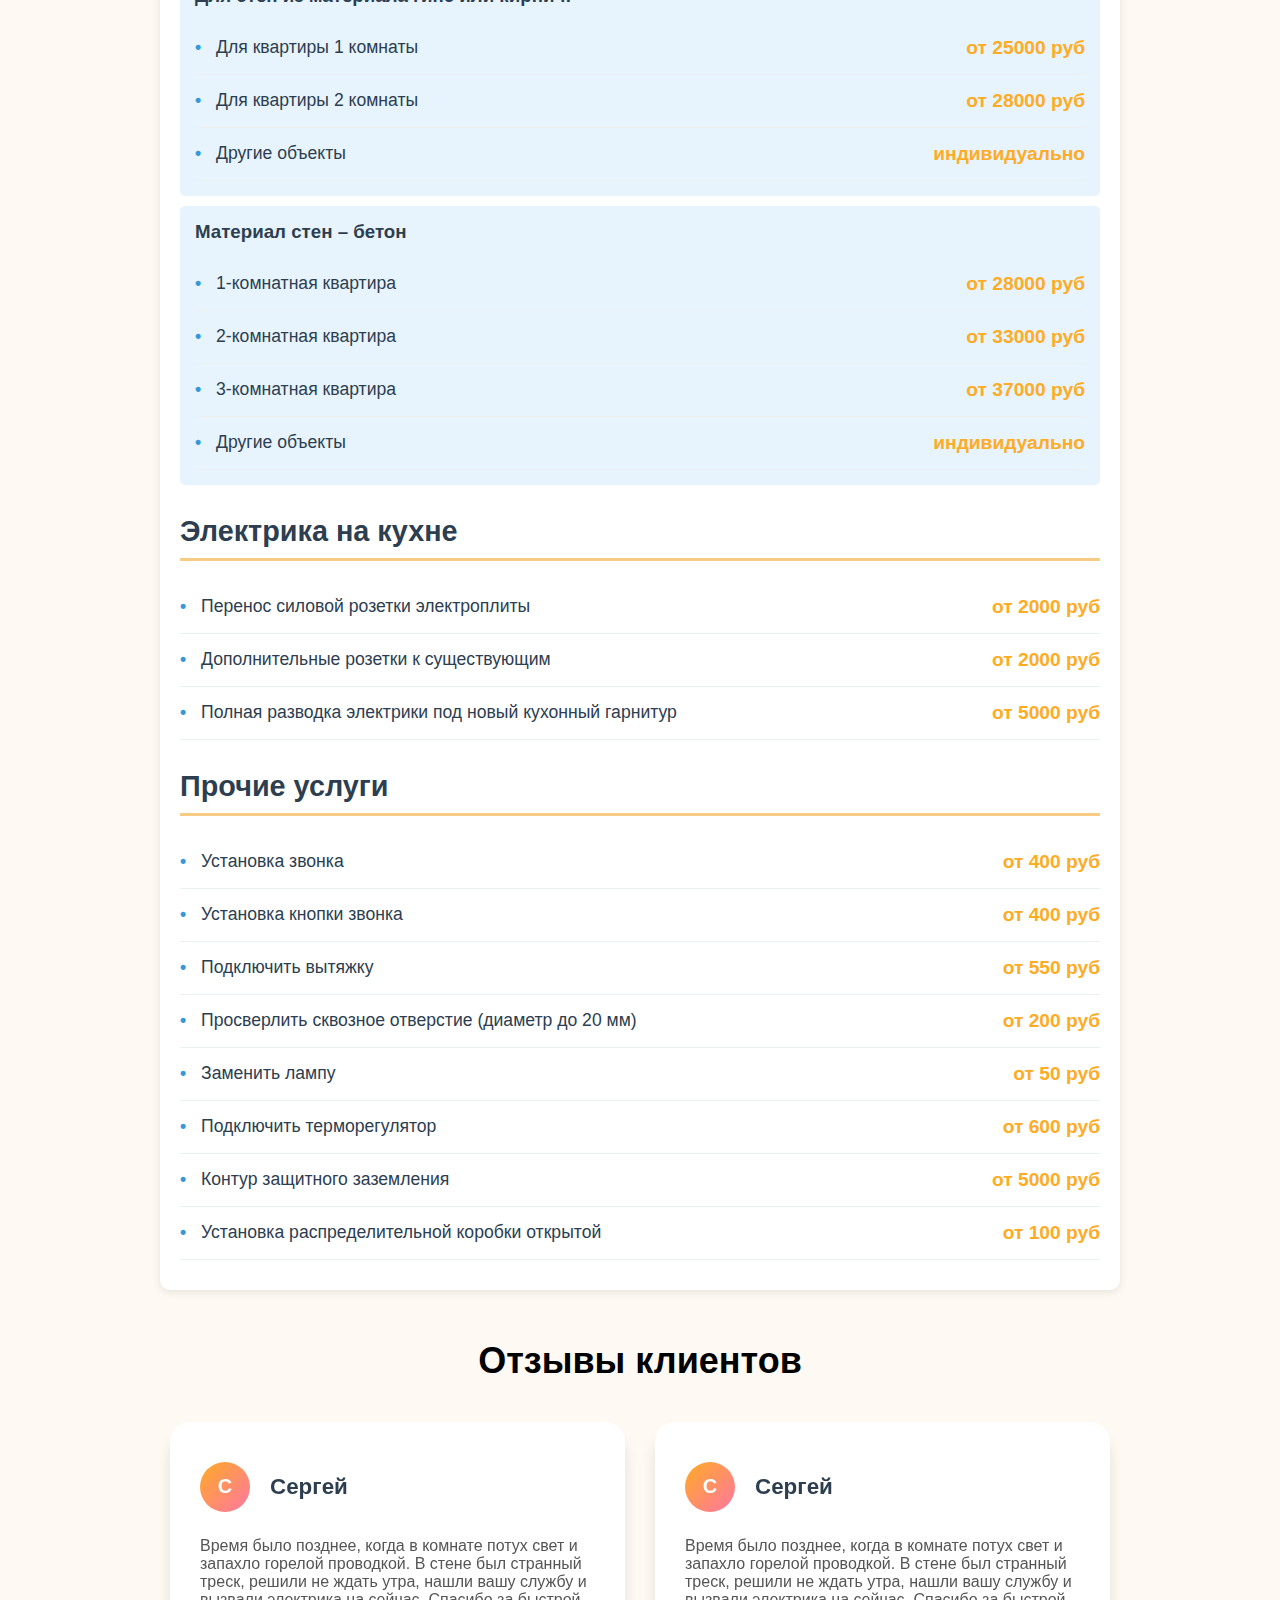
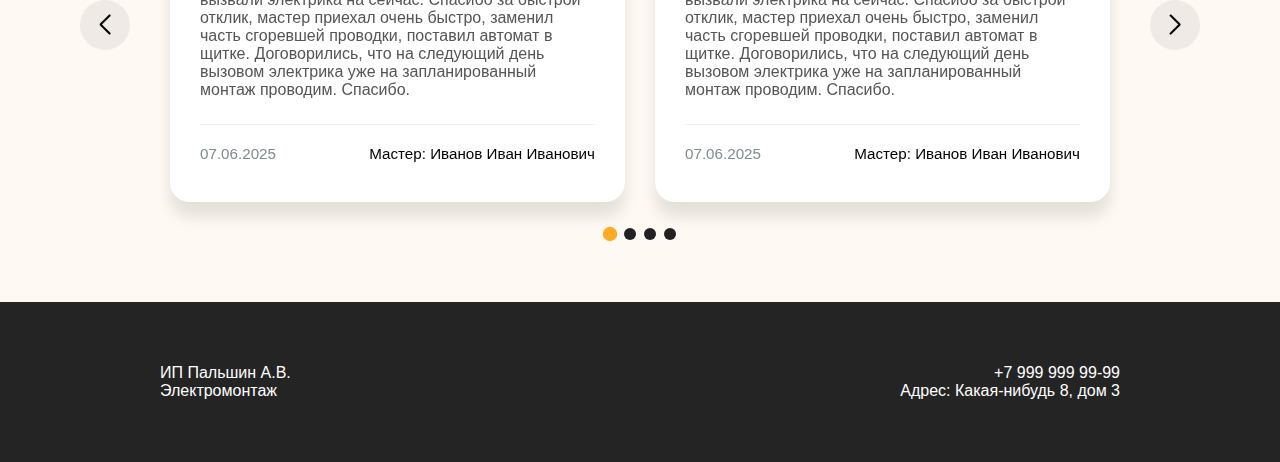
<file: src/index.html>
<!DOCTYPE html>
<html lang="ru">
  <head>
    <meta charset="UTF-8" />
    <meta name="viewport" content="width=device-width, initial-scale=1.0" />
    <title>
      ИП Пальшин А.В. Электромонтаж - Услуги электромонтажа любой сложности
    </title>
    <link
      rel="stylesheet"
      href="https://cdn.jsdelivr.net/npm/swiper@11/swiper-bundle.min.css"
    />
    <link rel="stylesheet" href="styles.css" />
  </head>
  <body>
    <div class="container">
      <!-- Background circle -->
      <!-- <div class="background-circle"></div> -->

      <!-- Header -->
      <header class="header">
        <div class="header-content">
          <!-- Logo section -->
          <div class="logo-section">
            <div class="logo-icon">
              <img src="../public/images/logo.svg" alt="" />
            </div>
            <div class="company-name">ИП Пальшин А.В. Электромонтаж</div>
          </div>

          <!-- Desktop Navigation -->
          <nav class="nav-menu">
            <a href="#services" class="nav-item">Услуги</a>
            <a href="#pricing" class="nav-item">Цены</a>
            <a href="#reviews" class="nav-item active">Отзывы</a>
          </nav>

          <!-- Desktop Contact Info -->
          <div class="contact-info">
            <div class="phone">+7 999 999 99-99</div>
            <div class="address">Адрес: Какая-нибудь 8, дом 3</div>
          </div>

          <!-- Mobile menu button -->
          <button class="mobile-menu-button" onclick="toggleMobileMenu()">
            <svg
              class="menu-icon"
              width="24"
              height="24"
              fill="none"
              stroke="currentColor"
              viewBox="0 0 24 24"
            >
              <path
                stroke-linecap="round"
                stroke-linejoin="round"
                stroke-width="2"
                d="M4 6h16M4 12h16M4 18h16"
              ></path>
            </svg>
            <svg
              class="close-icon"
              width="24"
              height="24"
              fill="none"
              stroke="currentColor"
              viewBox="0 0 24 24"
              style="display: none"
            >
              <path
                stroke-linecap="round"
                stroke-linejoin="round"
                stroke-width="2"
                d="M6 18L18 6M6 6l12 12"
              ></path>
            </svg>
          </button>
        </div>

        <!-- Mobile menu -->
        <div class="mobile-menu" id="mobileMenu">
          <nav class="mobile-nav">
            <a href="#services" class="nav-item">Услуги</a>
            <a href="#pricing" class="nav-item">Цены</a>
            <a href="#reviews" class="nav-item active">Отзывы</a>
          </nav>
          <div class="mobile-contact">
            <div class="phone">+7 999 999 99-99</div>
            <div class="address">Адрес: Какая-нибудь 8, дом 3</div>
          </div>
        </div>
      </header>

      <!-- Main content container -->
      <div class="main-content" id="main">
        <!-- Desktop: Left content, Mobile: All content stacked -->
        <div class="content-left">
          <h1 class="main-title">Услуги электромонтажа любой сложности</h1>

          <div class="description-and-features-section">
            <div class="description-section">
              <p class="description-text">
                Качественно и недорого выполним работу в любом районе Перми
              </p>

              <p class="additional-text">
                Имеется возможность выполнения крупных проектов по всей России
              </p>
            </div>

            <!-- Features section -->
            <div class="features-section">
              <div class="feature-item">
                <div class="feature-icon">
                  <svg viewBox="0 0 51 51" fill="none">
                    <path
                      d="M32.9375 35.9125L35.9125 32.9375C36.125 32.725 36.2312 32.4771 36.2312 32.1938C36.2312 31.9104 36.125 31.6625 35.9125 31.45L28.6875 24.1719C28.8292 23.7823 28.9354 23.3927 29.0062 23.0031C29.0771 22.6135 29.1125 22.1708 29.1125 21.675C29.1125 19.6563 28.3957 17.93 26.962 16.4964C25.5283 15.0627 23.8014 14.3452 21.7812 14.3438C21.1792 14.3438 20.5771 14.4238 19.975 14.5839C19.3729 14.744 18.7885 14.965 18.2219 15.2469L23.2156 20.2406L20.2406 23.2156L15.2469 18.2219C14.9635 18.7885 14.7425 19.3729 14.5839 19.975C14.4252 20.5771 14.3452 21.1792 14.3437 21.7813C14.3437 23.8 15.0613 25.5269 16.4964 26.962C17.9315 28.3971 19.6577 29.1139 21.675 29.1125C22.1354 29.1125 22.5696 29.0771 22.9776 29.0063C23.3856 28.9354 23.7837 28.8292 24.1719 28.6875L31.45 35.9125C31.6625 36.125 31.9104 36.2313 32.1937 36.2313C32.4771 36.2313 32.725 36.125 32.9375 35.9125ZM25.5 46.75C22.5604 46.75 19.7979 46.1918 17.2125 45.0755C14.6271 43.9592 12.3781 42.4455 10.4656 40.5344C8.55312 38.6233 7.03942 36.3743 5.9245 33.7875C4.80958 31.2007 4.25142 28.4382 4.25 25.5C4.24858 22.5618 4.80675 19.7993 5.9245 17.2125C7.04225 14.6257 8.55596 12.3767 10.4656 10.4656C12.3753 8.55454 14.6242 7.04083 17.2125 5.9245C19.8008 4.80817 22.5632 4.25 25.5 4.25C28.4367 4.25 31.1992 4.80817 33.7875 5.9245C36.3757 7.04083 38.6247 8.55454 40.5344 10.4656C42.444 12.3767 43.9585 14.6257 45.0776 17.2125C46.1968 19.7993 46.7543 22.5618 46.75 25.5C46.7458 28.4382 46.1876 31.2007 45.0755 33.7875C43.9634 36.3743 42.4497 38.6233 40.5344 40.5344C38.619 42.4455 36.3701 43.9599 33.7875 45.0776C31.2049 46.1954 28.4424 46.7528 25.5 46.75Z"
                      fill="#FFB237"
                    />
                  </svg>
                </div>
                <div class="feature-text">
                  Любой мелкий ремонт и другие<br />задачи по дому
                </div>
              </div>

              <div class="feature-item">
                <div class="feature-icon">
                  <svg viewBox="0 0 39 43" fill="none">
                    <path
                      d="M19.1667 0C29.7524 0 38.3333 8.58092 38.3333 19.1667C38.3333 29.7524 29.7524 38.3333 19.1667 38.3333C8.58092 38.3333 0 29.7524 0 19.1667C0 8.58092 8.58092 0 19.1667 0ZM19.1667 7.66667C18.6583 7.66667 18.1708 7.8686 17.8114 8.22805C17.4519 8.58749 17.25 9.075 17.25 9.58334V19.1667C17.2501 19.675 17.4521 20.1624 17.8116 20.5218L23.5616 26.2718C23.9231 26.6209 24.4072 26.8141 24.9098 26.8097C25.4123 26.8053 25.893 26.6038 26.2484 26.2484C26.6038 25.893 26.8053 25.4123 26.8097 24.9098C26.8141 24.4072 26.6209 23.9231 26.2718 23.5616L21.0833 18.3732V9.58334C21.0833 9.075 20.8814 8.58749 20.522 8.22805C20.1625 7.8686 19.675 7.66667 19.1667 7.66667Z"
                      fill="#FFB237"
                    />
                  </svg>
                </div>
                <div class="feature-text">
                  Приедем в течение часа или<br />в удобное время
                </div>
              </div>

              <div class="feature-item">
                <div class="feature-icon">
                  <svg viewBox="0 0 37 37" fill="none">
                    <path
                      d="M35.4583 15.4167C35.4583 14.5989 35.1335 13.8147 34.5552 13.2364C33.977 12.6582 33.1927 12.3333 32.375 12.3333H22.6317L24.1117 5.28792C24.1425 5.13375 24.1579 4.96417 24.1579 4.79458C24.1579 4.1625 23.8958 3.57667 23.4796 3.16042L21.8454 1.54167L11.7012 11.6858C11.1308 12.2563 10.7917 13.0271 10.7917 13.875V29.2917C10.7917 30.1094 11.1165 30.8937 11.6948 31.4719C12.273 32.0502 13.0572 32.375 13.875 32.375H27.75C29.0296 32.375 30.1242 31.6042 30.5867 30.4942L35.2425 19.6254C35.3812 19.2708 35.4583 18.9008 35.4583 18.5V15.4167ZM1.54167 32.375H7.70833V13.875H1.54167V32.375Z"
                      fill="#FFB237"
                    />
                  </svg>
                </div>
                <div class="feature-text">
                  Выезд мастера - бесплатно<br />Работаем круглосуточно!
                </div>
              </div>

              <div class="feature-item">
                <div class="feature-icon">
                  <svg viewBox="0 0 37 37" fill="none">
                    <g clipPath="url(#clip0_1_76)">
                      <path
                        d="M25.6154 0.267538C19.4748 0.267538 14.4969 3.01265 14.4969 6.40385C14.4969 9.79504 19.4762 12.5416 25.6154 12.5416C31.756 12.5416 36.7339 9.79504 36.7339 6.40385C36.7339 3.01265 31.7545 0.267538 25.6154 0.267538ZM36.7339 8.22681C36.731 11.618 31.756 14.3645 25.6154 14.3645C19.4919 14.3645 14.5253 11.6479 14.4969 8.27235V10.6731C14.4969 12.1218 15.4247 13.4481 16.9446 14.4983C18.4815 14.9167 19.8505 15.4973 20.9904 16.2316C22.4035 16.5902 23.9575 16.8094 25.6154 16.8094C31.756 16.8094 36.7339 14.0643 36.7339 10.6731V8.22681ZM36.7339 12.496C36.7339 15.8872 31.756 18.6338 25.6154 18.6338C24.8683 18.6338 24.1425 18.5783 23.4367 18.5C23.9936 19.2501 24.3736 20.1166 24.5481 21.0345C24.9024 21.0544 25.2525 21.0786 25.6154 21.0786C31.756 21.0786 36.7339 18.3335 36.7339 14.9423V12.496ZM11.3846 15.92C5.24404 15.92 0.266115 18.6665 0.266115 22.0577C0.266115 25.4489 5.24546 28.1954 11.3846 28.1954C17.5252 28.1954 22.5031 25.4489 22.5031 22.0577C22.5031 18.6665 17.5238 15.92 11.3846 15.92ZM36.7339 16.7653C36.731 20.1565 31.756 22.903 25.6154 22.903C25.2582 22.903 24.8967 22.8774 24.5481 22.8575C24.5324 22.9642 24.5239 23.1065 24.504 23.2132C24.5751 23.4281 24.6363 23.6402 24.6363 23.8821V25.3052C24.9593 25.3208 25.2838 25.3478 25.6154 25.3478C31.756 25.3478 36.7339 22.6027 36.7339 19.2115V16.7653ZM36.7339 21.0345C36.731 24.4257 31.756 27.1722 25.6154 27.1722C25.2582 27.1722 24.8967 27.1466 24.5481 27.1267C24.5324 27.2334 24.5239 27.3757 24.504 27.4825C24.5751 27.6959 24.6363 27.9094 24.6363 28.1513V29.5744C24.9593 29.59 25.2838 29.6171 25.6154 29.6171C31.756 29.6171 36.7339 26.872 36.7339 23.4808V21.0345ZM22.5031 23.8807C22.5003 27.2718 17.5252 30.0184 11.3846 30.0184C5.26112 30.0184 0.294577 27.3017 0.266115 23.9248V26.3269C0.266115 29.7181 5.24262 32.4647 11.3846 32.4647C17.5266 32.4647 22.5031 29.7181 22.5031 26.3269V23.8807ZM22.5031 28.1499C22.5003 31.5411 17.5252 34.2876 11.3846 34.2876C5.26112 34.2876 0.294577 31.571 0.266115 28.194V30.5962C0.266115 33.9873 5.24262 36.7339 11.3846 36.7339C17.5266 36.7339 22.5031 33.9873 22.5031 30.5962V28.1499Z"
                        fill="#FFB237"
                      />
                    </g>
                    <defs>
                      <clipPath id="clip0_1_76">
                        <rect fill="white" height="37" width="37" />
                      </clipPath>
                    </defs>
                  </svg>
                </div>
                <div class="feature-text">
                  Низкие цены на услуги<br />Гарантия до 1 года
                </div>
              </div>
            </div>
          </div>
        </div>

        <!-- Contact form -->
        <div class="contact-form-container">
          <h2 class="form-title">Оставьте заявку</h2>

          <form>
            <div class="form-group">
              <input type="text" class="form-input" placeholder="Ваше имя" />
            </div>

            <div class="form-group">
              <input
                type="tel"
                class="form-input"
                placeholder="Контактный телефон"
              />
            </div>

            <div class="form-group">
              <select class="form-select">
                <option>Выберите услуги</option>
                <option>Электромонтаж</option>
                <option>Ремонт проводки</option>
                <option>Установка розеток</option>
              </select>
            </div>

            <div class="form-group">
              <textarea
                class="form-textarea"
                placeholder="Что вас интересует?"
              ></textarea>
            </div>

            <p class="form-disclaimer">
              Нажимая на кнопку "Отправить заявку", вы принимаете условия
              <a href="#">Согласия</a> и
              <a href="#">Политики конфиденциальности</a>.
            </p>

            <div class="submit-button-container">
              <button type="submit" class="submit-button">
                Отправить заявку
              </button>
            </div>
          </form>
        </div>
      </div>

      <!-- Популярные услуги  -->
      <div class="services-container" id="services">
        <h2>Популярные услуги</h2>

        <div class="services">
          <div class="service">
            <img
              src="..\public\images\service1.jpg"
              alt="Сборка электрощитов"
            />
            <p>Сборка электрощитов</p>
          </div>
          <div class="service">
            <img
              src="..\public\images\service2.png"
              alt="Проектирование электрических систем"
            />
            <p>Проектирование электрических систем</p>
          </div>
          <div class="service">
            <img
              src="..\public\images\service3.jpg"
              alt="Обслуживание электрооборудования"
            />
            <p>Обслуживание электрооборудования</p>
          </div>
          <div class="service">
            <img
              src="..\public\images\service4.webp"
              alt="Прокладка кабельных линий"
            />
            <p>Прокладка кабельных линий</p>
          </div>
          <div class="service">
            <img
              src="..\public\images\service5.jpg"
              alt="Подключение теплого пола"
            />
            <p>Подключение теплого пола</p>
          </div>
          <div class="service">
            <img
              src="..\public\images\service6.webp"
              alt="Установка и замена систем освещения"
            />
            <p>Установка и замена систем освещения</p>
          </div>
          <div class="service">
            <img
              src="..\public\images\service7.jpg"
              alt="Услуги электротехнической лаборатории"
            />
            <p>Услуги электротехнической лаборатории</p>
          </div>
          <div class="service">
            <img
              src="..\public\images\service8.jpg"
              alt="Установка и замена выключателей и розеток"
            />
            <p>Установка и замена выключателей и розеток</p>
          </div>
        </div>
      </div>

      <!-- Цены на услуги -->
      <div class="price-container-wrapper" id="pricing">
        <div class="price-container">
          <div class="price-header">
            <h1>Цены на услуги электрика</h1>
            <p>Профессиональные электромонтажные работы</p>
          </div>

          <!-- Установка люстр, светильников -->
          <div class="category-section">
            <h2 class="category-title">Установка люстр, светильников</h2>

            <div class="price-row">
              <div class="service-column">
                <span class="service-bullet">•</span>
                Установка люстры на натяжной потолок
              </div>
              <div class="price-column">от 1200 руб</div>
            </div>

            <div class="price-row">
              <div class="service-column">
                <span class="service-bullet">•</span>
                Установка люстры с пультом
              </div>
              <div class="price-column">от 1500 руб</div>
            </div>

            <div class="price-row">
              <div class="service-column">
                <span class="service-bullet">•</span>
                Установка люстры более 4 м высоты или более 5 кг
              </div>
              <div class="price-column">от 2000 руб</div>
            </div>

            <div class="price-row">
              <div class="service-column">
                <span class="service-bullet">•</span>
                Установка светильников
              </div>
              <div class="price-column">от 300 руб</div>
            </div>

            <div class="price-row">
              <div class="service-column">
                <span class="service-bullet">•</span>
                Установка бра
              </div>
              <div class="price-column">от 400 руб</div>
            </div>

            <div class="price-row">
              <div class="service-column">
                <span class="service-bullet">•</span>
                Замена бра
              </div>
              <div class="price-column">от 300 руб</div>
            </div>

            <div class="price-row">
              <div class="service-column">
                <span class="service-bullet">•</span>
                Сборка люстры
              </div>
              <div class="price-column">от 400 руб</div>
            </div>

            <div class="price-row">
              <div class="service-column">
                <span class="service-bullet">•</span>
                Ремонт люстры
              </div>
              <div class="price-column">от 1000 руб</div>
            </div>

            <div class="price-row">
              <div class="service-column">
                <span class="service-bullet">•</span>
                Ремонт люстры с пультом
              </div>
              <div class="price-column">от 1500 руб</div>
            </div>

            <div class="price-row">
              <div class="service-column">
                <span class="service-bullet">•</span>
                Ремонт светодиодной люстры
              </div>
              <div class="price-column">от 1400 руб</div>
            </div>
          </div>

          <!-- Установка светодиодных панелей -->
          <div class="category-section">
            <h2 class="category-title">Установка светодиодных панелей</h2>

            <div class="price-row">
              <div class="service-column">
                <span class="service-bullet">•</span>
                В потолок Армстронг
              </div>
              <div class="price-column">от 400 руб</div>
            </div>

            <div class="price-row">
              <div class="service-column">
                <span class="service-bullet">•</span>
                Накладная
              </div>
              <div class="price-column">от 450 руб</div>
            </div>
          </div>

          <!-- Полная замена проводки -->
          <div class="category-section">
            <h2 class="category-title">Полная замена проводки</h2>

            <div class="price-row highlight-row">
              <div class="service-column">
                <span class="service-bullet">•</span>
                В стоимость не входит материал
                <div class="note-text">цена по договоренности</div>
              </div>
              <div class="price-column">цена по договоренности</div>
            </div>

            <div class="complex-service">
              <h3 style="color: #2c3e50; margin-bottom: 15px">
                Для стен из материала гипс или кирпич:
              </h3>
              <div class="price-row">
                <div class="service-column">
                  <span class="service-bullet">•</span>
                  Для квартиры 1 комнаты
                </div>
                <div class="price-column">от 25000 руб</div>
              </div>
              <div class="price-row">
                <div class="service-column">
                  <span class="service-bullet">•</span>
                  Для квартиры 2 комнаты
                </div>
                <div class="price-column">от 28000 руб</div>
              </div>
              <div class="price-row">
                <div class="service-column">
                  <span class="service-bullet">•</span>
                  Другие объекты
                </div>
                <div class="price-column">индивидуально</div>
              </div>
            </div>

            <div class="complex-service">
              <h3 style="color: #2c3e50; margin-bottom: 15px">
                Материал стен – бетон
              </h3>
              <div class="price-row">
                <div class="service-column">
                  <span class="service-bullet">•</span>
                  1-комнатная квартира
                </div>
                <div class="price-column">от 28000 руб</div>
              </div>
              <div class="price-row">
                <div class="service-column">
                  <span class="service-bullet">•</span>
                  2-комнатная квартира
                </div>
                <div class="price-column">от 33000 руб</div>
              </div>
              <div class="price-row">
                <div class="service-column">
                  <span class="service-bullet">•</span>
                  3-комнатная квартира
                </div>
                <div class="price-column">от 37000 руб</div>
              </div>
              <div class="price-row">
                <div class="service-column">
                  <span class="service-bullet">•</span>
                  Другие объекты
                </div>
                <div class="price-column">индивидуально</div>
              </div>
            </div>
          </div>

          <!-- Остальные секции будут аналогично -->
          <!-- Для краткости покажу только несколько секций -->

          <!-- Электрика на кухне -->
          <div class="category-section">
            <h2 class="category-title">Электрика на кухне</h2>

            <div class="price-row">
              <div class="service-column">
                <span class="service-bullet">•</span>
                Перенос силовой розетки электроплиты
              </div>
              <div class="price-column">от 2000 руб</div>
            </div>

            <div class="price-row">
              <div class="service-column">
                <span class="service-bullet">•</span>
                Дополнительные розетки к существующим
              </div>
              <div class="price-column">от 2000 руб</div>
            </div>

            <div class="price-row">
              <div class="service-column">
                <span class="service-bullet">•</span>
                Полная разводка электрики под новый кухонный гарнитур
              </div>
              <div class="price-column">от 5000 руб</div>
            </div>
          </div>

          <!-- Прочие услуги -->
          <div class="category-section">
            <h2 class="category-title">Прочие услуги</h2>

            <div class="price-row">
              <div class="service-column">
                <span class="service-bullet">•</span>
                Установка звонка
              </div>
              <div class="price-column">от 400 руб</div>
            </div>

            <div class="price-row">
              <div class="service-column">
                <span class="service-bullet">•</span>
                Установка кнопки звонка
              </div>
              <div class="price-column">от 400 руб</div>
            </div>

            <div class="price-row">
              <div class="service-column">
                <span class="service-bullet">•</span>
                Подключить вытяжку
              </div>
              <div class="price-column">от 550 руб</div>
            </div>

            <div class="price-row">
              <div class="service-column">
                <span class="service-bullet">•</span>
                Просверлить сквозное отверстие (диаметр до 20 мм)
              </div>
              <div class="price-column">от 200 руб</div>
            </div>

            <div class="price-row">
              <div class="service-column">
                <span class="service-bullet">•</span>
                Заменить лампу
              </div>
              <div class="price-column">от 50 руб</div>
            </div>

            <div class="price-row">
              <div class="service-column">
                <span class="service-bullet">•</span>
                Подключить терморегулятор
              </div>
              <div class="price-column">от 600 руб</div>
            </div>

            <div class="price-row">
              <div class="service-column">
                <span class="service-bullet">•</span>
                Контур защитного заземления
              </div>
              <div class="price-column">от 5000 руб</div>
            </div>

            <div class="price-row">
              <div class="service-column">
                <span class="service-bullet">•</span>
                Установка распределительной коробки открытой
              </div>
              <div class="price-column">от 100 руб</div>
            </div>
          </div>
        </div>
      </div>

      <div class="reviews-container" id="reviews">
        <section class="reviews-section">
          <div class="section-header">
            <h2 class="section-title">Отзывы клиентов</h2>
          </div>

          <div class="swiper-container">
            <!-- Navigation buttons -->
            <div class="swiper-button-next"></div>
            <div class="swiper-button-prev"></div>

            <!-- Swiper -->
            <div class="swiper reviews-slider">
              <div class="swiper-wrapper">
                <!-- Review Slide 1 -->
                <div class="swiper-slide">
                  <div class="review-card">
                    <div class="review-header">
                      <div class="review-avatar">С</div>
                      <h3 class="review-author">Сергей</h3>
                    </div>
                    <p class="review-text">
                      Время было позднее, когда в комнате потух свет и запахло
                      горелой проводкой. В стене был странный треск, решили не
                      ждать утра, нашли вашу службу и вызвали электрика на
                      сейчас. Спасибо за быстрой отклик, мастер приехал очень
                      быстро, заменил часть сгоревшей проводки, поставил автомат
                      в щитке. Договорились, что на следующий день вызовом
                      электрика уже на запланированный монтаж проводим. Спасибо.
                    </p>
                    <div class="review-meta">
                      <span class="review-date">07.06.2025</span>
                      <span class="review-master"
                        >Мастер: Иванов Иван Иванович</span
                      >
                    </div>
                  </div>
                </div>

                <!-- Review Slide 2 -->
                <div class="swiper-slide">
                  <div class="review-card">
                    <div class="review-header">
                      <div class="review-avatar">С</div>
                      <h3 class="review-author">Сергей</h3>
                    </div>
                    <p class="review-text">
                      Время было позднее, когда в комнате потух свет и запахло
                      горелой проводкой. В стене был странный треск, решили не
                      ждать утра, нашли вашу службу и вызвали электрика на
                      сейчас. Спасибо за быстрой отклик, мастер приехал очень
                      быстро, заменил часть сгоревшей проводки, поставил автомат
                      в щитке. Договорились, что на следующий день вызовом
                      электрика уже на запланированный монтаж проводим. Спасибо.
                    </p>
                    <div class="review-meta">
                      <span class="review-date">07.06.2025</span>
                      <span class="review-master"
                        >Мастер: Иванов Иван Иванович</span
                      >
                    </div>
                  </div>
                </div>

                <!-- Review Slide 3 -->
                <div class="swiper-slide">
                  <div class="review-card">
                    <div class="review-header">
                      <div class="review-avatar">С</div>
                      <h3 class="review-author">Сергей</h3>
                    </div>
                    <p class="review-text">
                      Время было позднее, когда в комнате потух свет и запахло
                      горелой проводкой. В стене был странный треск, решили не
                      ждать утра, нашли вашу службу и вызвали электрика на
                      сейчас. Спасибо за быстрой отклик, мастер приехал очень
                      быстро, заменил часть сгоревшей проводки, поставил автомат
                      в щитке. Договорились, что на следующий день вызовом
                      электрика уже на запланированный монтаж проводим. Спасибо.
                    </p>
                    <div class="review-meta">
                      <span class="review-date">07.06.2025</span>
                      <span class="review-master"
                        >Мастер: Иванов Иван Иванович</span
                      >
                    </div>
                  </div>
                </div>

                <!-- Review Slide 4 -->
                <div class="swiper-slide">
                  <div class="review-card">
                    <div class="review-header">
                      <div class="review-avatar">С</div>
                      <h3 class="review-author">Сергей</h3>
                    </div>
                    <p class="review-text">
                      Время было позднее, когда в комнате потух свет и запахло
                      горелой проводкой. В стене был странный треск, решили не
                      ждать утра, нашли вашу службу и вызвали электрика на
                      сейчас. Спасибо за быстрой отклик, мастер приехал очень
                      быстро, заменил часть сгоревшей проводки, поставил автомат
                      в щитке. Договорились, что на следующий день вызовом
                      электрика уже на запланированный монтаж проводим. Спасибо.
                    </p>
                    <div class="review-meta">
                      <span class="review-date">07.06.2025</span>
                      <span class="review-master"
                        >Мастер: Иванов Иван Иванович</span
                      >
                    </div>
                  </div>
                </div>
              </div>

              <!-- Pagination -->
              <div class="swiper-pagination"></div>
            </div>
          </div>
        </section>
      </div>

      <footer>
        <div class="footer-text-container">
          <span>ИП Пальшин А.В.<br />Электромонтаж</span>
          <span class="footer-contact-info"
            >+7 999 999 99-99<br />Адрес: Какая-нибудь 8, дом 3</span
          >
        </div>
      </footer>
    </div>

    <script src="https://cdn.jsdelivr.net/npm/swiper@11/swiper-bundle.min.js"></script>

    <!-- Initialize Swiper -->
    <script>
      var swiper = new Swiper(".reviews-slider", {
        loop: true,
        // autoplay: {
        //   delay: 5000,
        //   disableOnInteraction: false,
        // },
        speed: 800,
        grabCursor: true,
        slidesPerView: 1,
        spaceBetween: 30,
        navigation: {
          nextEl: ".swiper-button-next",
          prevEl: ".swiper-button-prev",
        },
        pagination: {
          el: ".swiper-pagination",
          clickable: true,
        },
        breakpoints: {
          1400: {
            slidesPerView: 3,
          },
          860: {
            slidesPerView: 2,
          },
        },
      });
    </script>
    <script src=".\main.js"></script>
  </body>
</html>
</file>
<file: styles.css>
* {
  margin: 0;
  padding: 0;
  box-sizing: border-box;
}

:root {
  --side-padding: 160px;

  --services-number-in-row: 4;
}
html {
  scroll-behavior: smooth;
  scroll-padding-top: 220px;
}

body {
  font-family: "Inter", sans-serif;
  background-color: #fff9f3;
  overflow-x: hidden;
  min-height: 100vh;
}

.container {
  width: 100%;
  min-height: 100vh;
  position: relative;
  background-color: #fff9f3;
}

/* Background circle - hidden on mobile */
.background-circle {
  display: none;
}

/* Header */
.header {
  /* position: relative; */
  z-index: 20;
  padding: 32px 16px;
  position: fixed;
  width: 100%;
  background-color: rgb(255, 249, 243, 0.7);
  backdrop-filter: blur(25px);
  transition: all 0.3s ease;
}

.header-content {
  display: flex;
  align-items: center;
  justify-content: space-between;
}

.logo-section {
  display: flex;
  align-items: center;
  gap: 12px;
}

.logo-icon {
  width: 32px;
  height: 40px;
  display: flex;
  align-items: center;
  justify-content: center;
}
.logo-icon img {
  width: 100%;
  height: 100%;
  object-fit: contain;
}

.company-name {
  font-size: 18px;
  font-weight: 500;
  color: black;
  line-height: 1.2;
  max-width: 150px;
}

/* Desktop Navigation */
.nav-menu {
  display: none;
  gap: 22px;
}

.nav-item {
  font-size: 18px;
  color: black;
  text-decoration: none;
  transition: all 0.3s ease;
}

.nav-item:hover {
  opacity: 0.8;
}

/* Desktop Contact Info */
.contact-info {
  display: none;
  text-align: right;
  font-weight: 500;
}

.phone {
  font-size: 22px;
  font-weight: 500;
  color: black;
  margin-bottom: 4px;
}

.address {
  font-size: 22px;
  font-weight: 500;
  color: black;
}

/* Mobile menu button */
.mobile-menu-button {
  display: block;
  padding: 8px;
  background: none;
  border: none;
  color: black;
  cursor: pointer;
}

/* Mobile menu */
.mobile-menu {
  display: none;
  position: absolute;
  top: 100%;
  left: 0;
  right: 0;
  background-color: #fff9f3;
  border-top: 1px solid #e5e5e5;
  padding: 24px 16px;
  z-index: 30;
  box-shadow: 0px 4px 4px 0px rgba(0, 0, 0, 0.1);
}

.mobile-menu.active {
  display: block;
}

.mobile-nav {
  display: flex;
  flex-direction: column;
  gap: 16px;
  margin-bottom: 24px;
}

.mobile-nav .nav-item {
  font-size: 18px;
}

.mobile-contact {
  border-top: 1px solid #e5e5e5;
  padding-top: 16px;
}

.mobile-contact .phone {
  font-size: 18px;
  margin-bottom: 8px;
}

.mobile-contact .address {
  font-size: 14px;
}

/* Main content container */
.main-content {
  position: relative;
  z-index: 10;
  padding: 0 16px;
  padding-top: 214px !important;
}

/* Mobile Layout (default) */
.main-title {
  font-family: "Golos Text", sans-serif;
  font-size: 36px;
  color: black;
  line-height: 1.1;
  margin-bottom: 24px;
  font-weight: 500;
}

.description-and-features-section {
  display: flex;
  gap: 70px;
}

.description-section {
  margin-bottom: 32px;
  max-width: 50%;
}

.description-text,
.additional-text {
  font-size: 18px;
  color: black;
  line-height: 1.4;
  margin-bottom: 16px;
}

/* Features section */
.features-section {
  margin-bottom: 0;
  display: flex;
  flex-direction: column;
  gap: 20px;
}

.feature-item {
  display: flex;
  align-items: center;
  gap: 12px;
}

.feature-icon {
  flex-shrink: 0;
}

.feature-icon svg {
  width: 48px;
  height: 48px;
}

.feature-text {
  font-size: 16px;
  color: black;
}

/* Contact form */
.contact-form-container {
  background-color: #fff9f3;
  border-radius: 20px;
  box-shadow: 0px 0px 10px 2px rgba(0, 0, 0, 0.25);
  padding: 24px;
  width: 435px;
}

.form-title {
  font-size: 20px;
  font-weight: 500;
  color: black;
  margin-bottom: 24px;
}

.form-group {
  margin-bottom: 16px;
}

.form-input {
  width: 100%;
  height: 40px;
  background-color: #fff9f3;
  border: 1px solid #353535;
  border-radius: 10px;
  padding: 8px 16px;
  font-size: 14px;
  color: #686868;
  box-shadow: 0px 4px 4px 0px rgba(0, 0, 0, 0.1);
}

.form-select {
  width: 100%;
  height: 40px;
  background-color: #fff9f3;
  border: 1px solid #353535;
  border-radius: 10px;
  padding: 8px 16px;
  font-size: 14px;
  color: #686868;
  box-shadow: 0px 4px 4px 0px rgba(0, 0, 0, 0.1);
  appearance: none;
  background-image: url("data:image/svg+xml,%3csvg width='16' height='8' viewBox='0 0 16 8' fill='none' xmlns='http://www.w3.org/2000/svg'%3e%3cpath d='M1 1L8.16982 7L15 1' stroke='black' stroke-linecap='round' stroke-linejoin='round'/%3e%3c/svg%3e");
  background-repeat: no-repeat;
  background-position: right 16px center;
}

.form-textarea {
  width: 100%;
  height: 96px;
  background-color: #fff9f3;
  border: 1px solid #353535;
  border-radius: 10px;
  padding: 8px 16px;
  font-size: 14px;
  color: #686868;
  box-shadow: 0px 4px 4px 0px rgba(0, 0, 0, 0.1);
  resize: none;
  font-family: inherit;
}

.submit-button-container {
  width: 100%;
  display: flex;
  justify-content: end;
}

.submit-button {
  width: 100%;
  height: 40px;
  background-color: #ffab24;
  border: none;
  border-radius: 10px;
  font-size: 14px;
  color: black;
  cursor: pointer;
  margin-top: 8px;
  transition: background-color 0.3s ease;
}

.submit-button:hover {
  background-color: #ff9f0f;
}

.form-disclaimer {
  margin-top: 16px;
  font-size: 12px;
  color: black;
  line-height: 1.4;
}

.form-disclaimer a {
  text-decoration: underline;
  color: black;
  transition: color 0.3s ease;
}

.form-disclaimer a:hover {
  color: #ffab24;
}

/* Tablet breakpoint */
@media (min-width: 640px) {
  .header {
    padding: 32px 32px;
  }

  .logo-section {
    gap: 20px;
  }

  .company-name {
    font-size: 20px;
    max-width: 189px;
  }

  .main-content {
    padding: 0 32px;
  }

  .main-title {
    font-size: 48px;
    margin-bottom: 32px;
  }

  .feature-icon svg {
    width: 56px;
    height: 56px;
  }

  .feature-text {
    font-size: 18px;
  }

  .contact-form-container {
    padding: 32px;
  }

  .form-title {
    font-size: 24px;
  }
}

/* Desktop breakpoint */
@media (min-width: 1024px) {
  .background-circle {
    display: block;
    position: absolute;
    right: -18%;
    top: -15%;
    width: 800px;
    height: 800px;
    border-radius: 50%;
    background-color: #ffb641;
    z-index: 0;
  }

  .header {
    padding: 74px 64px;
  }

  .nav-menu {
    display: flex;
  }

  .contact-info {
    display: block;
  }

  .mobile-menu-button {
    display: none;
  }

  .main-content {
    padding: 0 64px;
    display: grid;
    grid-template-columns: 2fr 1fr;
    gap: 64px;
    align-items: start;
  }

  .content-left {
    display: block;
  }

  .main-title {
    font-size: 56px;
    line-height: 1.1;
    margin-bottom: 48px;
  }

  .description-section {
    margin-bottom: 48px;
  }

  .description-text,
  .additional-text {
    font-size: 18px;
    max-width: 400px;
    margin-bottom: 24px;
  }

  .feature-icon svg {
    width: 56px;
    height: 56px;
  }

  .feature-text {
    font-size: 20px;
  }

  .contact-form-container {
    height: fit-content;
    padding: 48px 64px;
  }

  .form-title {
    font-size: 32px;
    margin-bottom: 48px;
  }

  .submit-button {
    width: auto;
    padding: 0 32px;
  }
}

/* Large desktop breakpoint */
@media (min-width: 1280px) {
  .background-circle {
    width: 1000px;
    height: 1000px;
  }

  .header {
    padding: 74px 180px;
  }

  .contact-info .phone {
    font-size: 22px;
  }

  .contact-info .address {
    font-size: 22px;
  }

  .main-content {
    padding: 0 180px;
    grid-template-columns: 2fr 1fr;
    gap: 64px;
  }

  .main-title {
    font-size: 70px;
    line-height: 72px;
  }

  .description-text,
  .additional-text {
    font-size: 20px;
  }

  .feature-text {
    font-size: 20px;
  }
}

/* Extra large desktop breakpoint */
@media (min-width: 1536px) {
  .background-circle {
    width: 1060px;
    height: 1060px;
    right: -23%;
    top: -5%;
  }

  .main-content {
    grid-template-columns: 3fr 1fr;
  }
}

@media (min-width: 1800px) {
  .background-circle {
    width: 1176px;
    height: 1176px;
  }

  .header {
    padding: 74px var(--side-padding);
  }
  .main-content {
    padding: 0 var(--side-padding);
    grid-template-columns: 3fr 1fr;
    gap: 64px;
  }
}

/* Mobile-first hidden classes */
.desktop-layout {
  display: none;
}

.mobile-layout {
  display: block;
}

@media (min-width: 1024px) {
  .desktop-layout {
    display: block;
  }

  .mobile-layout {
    display: none;
  }
}

/*  */

.services-container {
  width: 100%;
  display: flex;
  flex-direction: column;
  align-items: center;
  margin-top: 50px;
  gap: 32px;
}

.services-container h2 {
  font-size: 36px;
}

.services {
  width: 100%;
  padding: 0 var(--side-padding);
  display: flex;
  flex-wrap: wrap;
  justify-content: center;
  gap: 15px;
}

.service {
  display: flex;
  flex-direction: column;
  gap: 16px;
  border-radius: 10px;
  box-shadow: 0px 0px 10px 2px rgba(0, 0, 0, 0.12);
  width: calc(
    (
        100vw - var(--side-padding) * 2 - 15px *
          (var(--services-number-in-row) - 1)
      ) / var(--services-number-in-row) - 20px
  );
  margin: 10px;
  padding: 16px 20px;
  text-align: center;
  box-sizing: border-box;
  align-items: center;
  transition: all 0.15s ease-in-out;
  z-index: 2;
  background-color: #fff9f3;
}

.service:hover {
  transform: scale(1.05);
}

.service img {
  width: 100%;
  aspect-ratio: 1.5;
  border-radius: 10px;
}

.service p {
  font-size: 16px;
  width: 100%;
}

.image {
  background: #000000;
  position: relative;
  width: 100%;
  height: 600px;
  display: flex;
  border-radius: 30px;
}

.image img {
  opacity: 0.7;
  width: 100%;
  object-fit: cover;
  height: 600px;
  border-radius: 30px;
}

.imagetext {
  text-align: center;
  position: absolute;
  top: 150px;
  left: 23%;
  width: 40%;
  color: #f8ebdd;
  font-size: 50px;
  line-height: 55px;
  background: #000000;
  opacity: 0.7;
  padding: 40px;
  border-radius: 20px;
}

.price-container-wrapper {
  width: 100%;
  padding: 0 var(--side-padding);
  margin-top: 50px;
}

.price-container {
  width: 100%;
  margin: 0 auto;
  background: white;
  border-radius: 10px;
  box-shadow: 0 2px 10px rgba(0, 0, 0, 0.1);
  overflow: hidden;
}

.price-header {
  background: linear-gradient(135deg, #ffab24, #ff76a3);
  color: white;
  padding: 30px 20px;
  text-align: center;
}

.price-header h1 {
  font-size: 2.5em;
  margin-bottom: 10px;
  font-weight: 700;
}

.price-header p {
  font-size: 1.2em;
  opacity: 0.9;
}

.category-section {
  margin: 30px 0;
  padding: 0 20px;
}

.category-title {
  font-size: 1.8em;
  color: #2c3e50;
  margin-bottom: 20px;
  padding-bottom: 10px;
  /* border-bottom: 3px solid #3498db; */
  border-bottom: 3px solid #f8cb84;
  font-weight: 600;
}

.price-row {
  display: flex;
  justify-content: space-between;
  align-items: center;
  padding: 15px 0;
  border-bottom: 1px solid #ecf0f1;
  transition: background-color 0.3s ease;
}

.price-row:hover {
  background-color: #f8f9fa;
}

.service-column {
  flex: 1;
  font-size: 1.1em;
  color: #2c3e50;
  padding-right: 20px;
}

.price-column {
  font-size: 1.2em;
  font-weight: bold;
  color: #ffab24;
  white-space: nowrap;
  min-width: 200px;
  text-align: right;
}

.service-bullet {
  color: #3498db;
  margin-right: 10px;
  font-weight: bold;
}

.note-text {
  font-size: 0.9em;
  color: #7f8c8d;
  font-style: italic;
  margin-top: 5px;
}

.highlight-row {
  background-color: #fffbec !important;
  border-left: 4px solid #ffab24;
  padding-left: 20px;
  padding-right: 15px;
}

.complex-service {
  background-color: #e8f4fd;
  border-radius: 5px;
  padding: 15px;
  margin: 10px 0;
}

@media (max-width: 768px) {
  .price-row {
    flex-direction: column;
    align-items: flex-start;
    padding: 20px 0;
  }

  .service-column {
    padding-right: 0;
    margin-bottom: 10px;
  }

  .price-column {
    text-align: left;
    min-width: auto;
  }

  .price-header h1 {
    font-size: 2em;
  }

  .category-title {
    font-size: 1.5em;
  }
}

@media (max-width: 480px) {
  body {
    padding: 10px;
  }

  .price-header {
    padding: 20px 15px;
  }

  .price-header h1 {
    font-size: 1.7em;
  }

  .category-section {
    padding: 0 15px;
  }
}

/* 12111111111111111111111111111111111111111111111111111111111111111111111111111111111111111111111111111111 */
.reviews-section {
  width: 100%;
  padding: 0 var(--side-padding);
  margin: 0 auto;
  margin-top: 50px;
}

.swiper-container {
  position: relative;
}

.section-header {
  text-align: center;
  margin-bottom: 10px;
}

.section-title {
  font-size: 36px;
  color: black;
  font-weight: 700;
}

.reviews-slider {
  padding: 30px 10px;
  padding-bottom: 50px;
}

.review-card {
  background: white;
  border-radius: 20px;
  padding: 40px 30px;
  box-shadow: 0 15px 15px rgba(0, 0, 0, 0.1);
  height: auto;
  transition: transform 0.3s ease, box-shadow 0.3s ease;
  position: relative;
  overflow: hidden;
}

.review-card:hover {
  transform: translateY(-10px);
  box-shadow: 0 20px 40px rgba(0, 0, 0, 0.15);
}

.review-card::before {
  content: "";
  position: absolute;
  top: 20px;
  left: 30px;
  font-size: 80px;
  color: #ffab24;
  opacity: 0.1;
  font-family: serif;
  line-height: 1;
}

.review-header {
  display: flex;
  align-items: center;
  margin-bottom: 25px;
}

.review-avatar {
  width: 50px;
  height: 50px;
  border-radius: 50%;
  background: linear-gradient(135deg, #ffab24, #ff76a3);
  display: flex;
  align-items: center;
  justify-content: center;
  color: white;
  font-size: 20px;
  font-weight: bold;
  margin-right: 20px;
}

.review-author {
  font-size: 1.4em;
  color: #2c3e50;
  font-weight: 600;
}

/* .review-text {
  font-size: 1.1em;
  line-height: 1.7;
  color: #555;
  margin-bottom: 25px;
  position: relative;
  z-index: 2;
} */

.review-meta {
  border-top: 1px solid #ecf0f1;
  padding-top: 20px;
  display: flex;
  justify-content: space-between;
  align-items: center;
  flex-wrap: wrap;
  gap: 6px;
}

.review-date {
  color: #7f8c8d;
  font-size: 0.95em;
}

.review-master {
  color: black;
  font-weight: 500;
  font-size: 0.95em;
}

/* Swiper navigation styles */
.swiper-button-next,
.swiper-button-prev {
  color: black;
  background: rgba(173, 173, 173, 0.2);
  width: 50px;
  height: 50px;
  border-radius: 50%;
  backdrop-filter: blur(10px);
  transition: all 0.3s ease;
}
.swiper-button-next {
  right: -80px;
}

.swiper-button-prev {
  left: -80px;
}

.swiper-button-next:hover,
.swiper-button-prev:hover {
  background: rgba(173, 173, 173, 0.3);
  transform: scale(1.1);
}

.swiper-button-next::after,
.swiper-button-prev::after {
  font-size: 20px;
  font-weight: bold;
}

.swiper-pagination-bullet {
  width: 12px;
  height: 12px;
  background: #222121;
  opacity: 1;
}

.swiper-pagination-bullet-active {
  background: #ffab24;
  transform: scale(1.2);
}

.review-text {
  font-size: 1em;
  color: #555;
  margin-bottom: 25px;
  z-index: 2;
}

/* Responsive design */
@media (max-width: 768px) {
  .section-title {
    font-size: 2.2em;
  }

  .review-card {
    padding: 30px 20px;
    margin: 0 10px;
  }

  .review-author {
    font-size: 1.2em;
  }

  .swiper-button-next,
  .swiper-button-prev {
    display: none;
  }
}

@media (max-width: 480px) {
  .section-title {
    font-size: 1.8em;
  }

  .review-header {
    flex-direction: column;
    text-align: center;
  }

  .review-avatar {
    margin-right: 0;
    margin-bottom: 15px;
  }

  .review-meta {
    flex-direction: column;
    align-items: flex-start;
  }
}

footer {
  background-color: #242424;
  height: 200px;
  width: 100%;
  padding: 0 var(--side-padding);
  margin-top: 50px;
}

.footer-text-container {
  width: 100%;
  height: 100%;
  display: flex;
  justify-content: space-between;
  align-items: center;
  color: white;
}

.footer-contact-info {
  text-align: right;
}

@media (max-width: 1600px) {
  .header {
    padding: 52px var(--side-padding);
  }
  .main-content {
    padding: 0 var(--side-padding);
    padding-top: 170px !important;
  }
  .description-text {
    margin-bottom: 18px;
  }
  .features-section {
    gap: 16px;
  }
  .feature-icon svg {
    width: 50px;
    height: 50px;
  }
  .feature-text {
    font-size: 18px;
  }
  .description-and-features-section {
    gap: 52px;
  }
  html {
    scroll-padding-top: 180px;
  }
}

@media (max-width: 1480px) {
  .main-title {
    font-size: 60px;
    line-height: 62px;
    margin-bottom: 36px;
  }
  .description-text,
  .additional-text {
    font-size: 18px;
    margin-bottom: 16px;
  }
  .feature-icon svg {
    width: 40px;
    height: 40px;
  }
  .feature-text {
    font-size: 16px;
  }
  .description-and-features-section {
    gap: 36px;
  }
  .contact-form-container {
    padding: 32px 48px;
    width: 380px;
  }
  .form-title {
    margin-bottom: 36px;
  }

  :root {
    --services-number-in-row: 3;
  }
}

@media (max-width: 1300px) {
  .contact-info .phone,
  .contact-info .address {
    font-size: 18px;
  }
  .nav-item {
    font-size: 16px;
  }
  .logo-section {
    gap: 16px;
  }
  .company-name {
    font-size: 18px;
  }
  .logo-icon {
    height: 32px;
  }

  .main-content {
    display: flex;
    flex-direction: column;
    padding-top: 150px !important;
  }
  .description-and-features-section {
    justify-content: space-between;
    width: 80%;
    gap: unset;
  }
  .form-title {
    padding-right: 40px;
  }
  .contact-form-container {
    width: 100%;
    display: flex;
    justify-content: space-between;
  }
  .contact-form-container form {
    max-width: 60%;
  }

  .services {
    gap: 5px;
  }

  footer {
    height: 160px;
  }
  html {
    scroll-padding-top: 170px;
  }
}

@media (max-width: 1200px) {
  .description-and-features-section {
    width: 90%;
  }
}

@media (max-width: 1100px) {
  .header {
    padding: 40px var(--side-padding);
  }
  .main-content {
    padding-top: 120px !important;
  }
  .contact-info .phone,
  .contact-info .address {
    font-size: 16px;
  }
  .nav-item {
    font-size: 14px;
  }
  .logo-section {
    gap: 12px;
  }
  .company-name {
    font-size: 16px;
  }
  .logo-icon {
    height: 28px;
  }

  .description-and-features-section {
    width: 100%;
  }
  .form-title {
    font-size: 32px;
  }
  .contact-form-container form {
    max-width: 55%;
  }
  html {
    scroll-padding-top: 130px;
  }
}

@media (max-width: 1024px) {
  :root {
    --side-padding: 120px;
  }
  .contact-form-container {
    margin-top: 50px;
  }
}

@media (max-width: 970px) {
  .main-title {
    font-size: 48px;
    line-height: 50px;
  }
  .services {
    gap: 0;
  }

  :root {
    --services-number-in-row: 2;
  }
}

@media (max-width: 860px) {
  .description-section {
    padding-right: 10px;
  }
  .features-section {
    gap: 8px;
  }
  .description-text,
  .additional-text {
    font-size: 14px;
  }
  .description-text {
    margin-bottom: 10px;
  }
  .features-section {
    gap: 8px;
  }
  .feature-text {
    font-size: 14px;
  }

  .feature-icon svg {
    width: 28px;
    height: 28px;
  }
}

@media (max-width: 820px) {
  .main-title {
    font-size: 40px;
    line-height: 42px;
  }
}
</file>
<file: src/styles.css>
* {
  margin: 0;
  padding: 0;
  box-sizing: border-box;
}

:root {
  --side-padding: 160px;

  --services-number-in-row: 4;
}
html {
  scroll-behavior: smooth;
  scroll-padding-top: 220px;
}

body {
  font-family: "Inter", sans-serif;
  background-color: #fff9f3;
  overflow-x: hidden;
  min-height: 100vh;
}

.container {
  width: 100%;
  min-height: 100vh;
  position: relative;
  background-color: #fff9f3;
}

/* Background circle - hidden on mobile */
.background-circle {
  display: none;
}

/* Header */
.header {
  /* position: relative; */
  z-index: 20;
  padding: 32px 16px;
  position: fixed;
  width: 100%;
  background-color: rgb(255, 249, 243, 0.7);
  backdrop-filter: blur(25px);
  transition: all 0.3s ease;
}

.header-content {
  display: flex;
  align-items: center;
  justify-content: space-between;
}

.logo-section {
  display: flex;
  align-items: center;
  gap: 12px;
}

.logo-icon {
  width: 32px;
  height: 40px;
  display: flex;
  align-items: center;
  justify-content: center;
}
.logo-icon img {
  width: 100%;
  height: 100%;
  object-fit: contain;
}

.company-name {
  font-size: 18px;
  font-weight: 500;
  color: black;
  line-height: 1.2;
  max-width: 150px;
}

/* Desktop Navigation */
.nav-menu {
  display: none;
  gap: 22px;
}

.nav-item {
  font-size: 18px;
  color: black;
  text-decoration: none;
  transition: all 0.3s ease;
}

.nav-item:hover {
  opacity: 0.8;
}

/* Desktop Contact Info */
.contact-info {
  display: none;
  text-align: right;
  font-weight: 500;
}

.phone {
  font-size: 22px;
  font-weight: 500;
  color: black;
  margin-bottom: 4px;
}

.address {
  font-size: 22px;
  font-weight: 500;
  color: black;
}

/* Mobile menu button */
.mobile-menu-button {
  display: block;
  padding: 8px;
  background: none;
  border: none;
  color: black;
  cursor: pointer;
}

/* Mobile menu */
.mobile-menu {
  display: none;
  position: absolute;
  top: 100%;
  left: 0;
  right: 0;
  background-color: #fff9f3;
  border-top: 1px solid #e5e5e5;
  padding: 24px 16px;
  z-index: 30;
  box-shadow: 0px 4px 4px 0px rgba(0, 0, 0, 0.1);
}

.mobile-menu.active {
  display: block;
}

.mobile-nav {
  display: flex;
  flex-direction: column;
  gap: 16px;
  margin-bottom: 24px;
}

.mobile-nav .nav-item {
  font-size: 18px;
}

.mobile-contact {
  border-top: 1px solid #e5e5e5;
  padding-top: 16px;
}

.mobile-contact .phone {
  font-size: 18px;
  margin-bottom: 8px;
}

.mobile-contact .address {
  font-size: 14px;
}

/* Main content container */
.main-content {
  position: relative;
  z-index: 10;
  padding: 0 16px;
  padding-top: 214px !important;
}

/* Mobile Layout (default) */
.main-title {
  font-family: "Golos Text", sans-serif;
  font-size: 36px;
  color: black;
  line-height: 1.1;
  margin-bottom: 24px;
  font-weight: 500;
}

.description-and-features-section {
  display: flex;
  gap: 70px;
}

.description-section {
  margin-bottom: 32px;
  max-width: 50%;
}

.description-text,
.additional-text {
  font-size: 18px;
  color: black;
  line-height: 1.4;
  margin-bottom: 16px;
}

/* Features section */
.features-section {
  margin-bottom: 0;
  display: flex;
  flex-direction: column;
  gap: 20px;
}

.feature-item {
  display: flex;
  align-items: center;
  gap: 12px;
}

.feature-icon {
  flex-shrink: 0;
}

.feature-icon svg {
  width: 48px;
  height: 48px;
}

.feature-text {
  font-size: 16px;
  color: black;
}

/* Contact form */
.contact-form-container {
  background-color: #fff9f3;
  border-radius: 20px;
  box-shadow: 0px 0px 10px 2px rgba(0, 0, 0, 0.25);
  padding: 24px;
  width: 435px;
}

.form-title {
  font-size: 20px;
  font-weight: 500;
  color: black;
  margin-bottom: 24px;
}

.form-group {
  margin-bottom: 16px;
}

.form-input {
  width: 100%;
  height: 40px;
  background-color: #fff9f3;
  border: 1px solid #353535;
  border-radius: 10px;
  padding: 8px 16px;
  font-size: 14px;
  color: #686868;
  box-shadow: 0px 4px 4px 0px rgba(0, 0, 0, 0.1);
}

.form-select {
  width: 100%;
  height: 40px;
  background-color: #fff9f3;
  border: 1px solid #353535;
  border-radius: 10px;
  padding: 8px 16px;
  font-size: 14px;
  color: #686868;
  box-shadow: 0px 4px 4px 0px rgba(0, 0, 0, 0.1);
  appearance: none;
  background-image: url("data:image/svg+xml,%3csvg width='16' height='8' viewBox='0 0 16 8' fill='none' xmlns='http://www.w3.org/2000/svg'%3e%3cpath d='M1 1L8.16982 7L15 1' stroke='black' stroke-linecap='round' stroke-linejoin='round'/%3e%3c/svg%3e");
  background-repeat: no-repeat;
  background-position: right 16px center;
}

.form-textarea {
  width: 100%;
  height: 96px;
  background-color: #fff9f3;
  border: 1px solid #353535;
  border-radius: 10px;
  padding: 8px 16px;
  font-size: 14px;
  color: #686868;
  box-shadow: 0px 4px 4px 0px rgba(0, 0, 0, 0.1);
  resize: none;
  font-family: inherit;
}

.submit-button-container {
  width: 100%;
  display: flex;
  justify-content: end;
}

.submit-button {
  width: 100%;
  height: 40px;
  background-color: #ffab24;
  border: none;
  border-radius: 10px;
  font-size: 14px;
  color: black;
  cursor: pointer;
  margin-top: 8px;
  transition: background-color 0.3s ease;
}

.submit-button:hover {
  background-color: #ff9f0f;
}

.form-disclaimer {
  margin-top: 16px;
  font-size: 12px;
  color: black;
  line-height: 1.4;
}

.form-disclaimer a {
  text-decoration: underline;
  color: black;
  transition: color 0.3s ease;
}

.form-disclaimer a:hover {
  color: #ffab24;
}

/* Tablet breakpoint */
@media (min-width: 640px) {
  .header {
    padding: 32px 32px;
  }

  .logo-section {
    gap: 20px;
  }

  .company-name {
    font-size: 20px;
    max-width: 189px;
  }

  .main-content {
    padding: 0 32px;
  }

  .main-title {
    font-size: 48px;
    margin-bottom: 32px;
  }

  .feature-icon svg {
    width: 56px;
    height: 56px;
  }

  .feature-text {
    font-size: 18px;
  }

  .contact-form-container {
    padding: 32px;
  }

  .form-title {
    font-size: 24px;
  }
}

/* Desktop breakpoint */
@media (min-width: 1024px) {
  .background-circle {
    display: block;
    position: absolute;
    right: -18%;
    top: -15%;
    width: 800px;
    height: 800px;
    border-radius: 50%;
    background-color: #ffb641;
    z-index: 0;
  }

  .header {
    padding: 74px 64px;
  }

  .nav-menu {
    display: flex;
  }

  .contact-info {
    display: block;
  }

  .mobile-menu-button {
    display: none;
  }

  .main-content {
    padding: 0 64px;
    display: grid;
    grid-template-columns: 2fr 1fr;
    gap: 64px;
    align-items: start;
  }

  .content-left {
    display: block;
  }

  .main-title {
    font-size: 56px;
    line-height: 1.1;
    margin-bottom: 48px;
  }

  .description-section {
    margin-bottom: 48px;
  }

  .description-text,
  .additional-text {
    font-size: 18px;
    max-width: 400px;
    margin-bottom: 24px;
  }

  .feature-icon svg {
    width: 56px;
    height: 56px;
  }

  .feature-text {
    font-size: 20px;
  }

  .contact-form-container {
    height: fit-content;
    padding: 48px 64px;
  }

  .form-title {
    font-size: 32px;
    margin-bottom: 48px;
  }

  .submit-button {
    width: auto;
    padding: 0 32px;
  }
}

/* Large desktop breakpoint */
@media (min-width: 1280px) {
  .background-circle {
    width: 1000px;
    height: 1000px;
  }

  .header {
    padding: 74px 180px;
  }

  .contact-info .phone {
    font-size: 22px;
  }

  .contact-info .address {
    font-size: 22px;
  }

  .main-content {
    padding: 0 180px;
    grid-template-columns: 2fr 1fr;
    gap: 64px;
  }

  .main-title {
    font-size: 70px;
    line-height: 72px;
  }

  .description-text,
  .additional-text {
    font-size: 20px;
  }

  .feature-text {
    font-size: 20px;
  }
}

/* Extra large desktop breakpoint */
@media (min-width: 1536px) {
  .background-circle {
    width: 1060px;
    height: 1060px;
    right: -23%;
    top: -5%;
  }

  .main-content {
    grid-template-columns: 3fr 1fr;
  }
}

@media (min-width: 1800px) {
  .background-circle {
    width: 1176px;
    height: 1176px;
  }

  .header {
    padding: 74px var(--side-padding);
  }
  .main-content {
    padding: 0 var(--side-padding);
    grid-template-columns: 3fr 1fr;
    gap: 64px;
  }
}

/* Mobile-first hidden classes */
.desktop-layout {
  display: none;
}

.mobile-layout {
  display: block;
}

@media (min-width: 1024px) {
  .desktop-layout {
    display: block;
  }

  .mobile-layout {
    display: none;
  }
}

/*  */

.services-container {
  width: 100%;
  display: flex;
  flex-direction: column;
  align-items: center;
  margin-top: 50px;
  gap: 32px;
}

.services-container h2 {
  font-size: 36px;
}

.services {
  width: 100%;
  padding: 0 var(--side-padding);
  display: flex;
  flex-wrap: wrap;
  justify-content: center;
  gap: 15px;
}

.service {
  display: flex;
  flex-direction: column;
  gap: 16px;
  border-radius: 10px;
  box-shadow: 0px 0px 10px 2px rgba(0, 0, 0, 0.12);
  width: calc(
    (
        100vw - var(--side-padding) * 2 - 15px *
          (var(--services-number-in-row) - 1)
      ) / var(--services-number-in-row) - 20px
  );
  margin: 10px;
  padding: 16px 20px;
  text-align: center;
  box-sizing: border-box;
  align-items: center;
  transition: all 0.15s ease-in-out;
  z-index: 2;
  background-color: #fff9f3;
}

.service:hover {
  transform: scale(1.05);
}

.service img {
  width: 100%;
  aspect-ratio: 1.5;
  border-radius: 10px;
}

.service p {
  font-size: 16px;
  width: 100%;
}

.image {
  background: #000000;
  position: relative;
  width: 100%;
  height: 600px;
  display: flex;
  border-radius: 30px;
}

.image img {
  opacity: 0.7;
  width: 100%;
  object-fit: cover;
  height: 600px;
  border-radius: 30px;
}

.imagetext {
  text-align: center;
  position: absolute;
  top: 150px;
  left: 23%;
  width: 40%;
  color: #f8ebdd;
  font-size: 50px;
  line-height: 55px;
  background: #000000;
  opacity: 0.7;
  padding: 40px;
  border-radius: 20px;
}

.price-container-wrapper {
  width: 100%;
  padding: 0 var(--side-padding);
  margin-top: 50px;
}

.price-container {
  width: 100%;
  margin: 0 auto;
  background: white;
  border-radius: 10px;
  box-shadow: 0 2px 10px rgba(0, 0, 0, 0.1);
  overflow: hidden;
}

.price-header {
  background: linear-gradient(135deg, #ffab24, #ff76a3);
  color: white;
  padding: 30px 20px;
  text-align: center;
}

.price-header h1 {
  font-size: 2.5em;
  margin-bottom: 10px;
  font-weight: 700;
}

.price-header p {
  font-size: 1.2em;
  opacity: 0.9;
}

.category-section {
  margin: 30px 0;
  padding: 0 20px;
}

.category-title {
  font-size: 1.8em;
  color: #2c3e50;
  margin-bottom: 20px;
  padding-bottom: 10px;
  /* border-bottom: 3px solid #3498db; */
  border-bottom: 3px solid #f8cb84;
  font-weight: 600;
}

.price-row {
  display: flex;
  justify-content: space-between;
  align-items: center;
  padding: 15px 0;
  border-bottom: 1px solid #ecf0f1;
  transition: background-color 0.3s ease;
}

.price-row:hover {
  background-color: #f8f9fa;
}

.service-column {
  flex: 1;
  font-size: 1.1em;
  color: #2c3e50;
  padding-right: 20px;
}

.price-column {
  font-size: 1.2em;
  font-weight: bold;
  color: #ffab24;
  white-space: nowrap;
  min-width: 200px;
  text-align: right;
}

.service-bullet {
  color: #3498db;
  margin-right: 10px;
  font-weight: bold;
}

.note-text {
  font-size: 0.9em;
  color: #7f8c8d;
  font-style: italic;
  margin-top: 5px;
}

.highlight-row {
  background-color: #fffbec !important;
  border-left: 4px solid #ffab24;
  padding-left: 20px;
  padding-right: 15px;
}

.complex-service {
  background-color: #e8f4fd;
  border-radius: 5px;
  padding: 15px;
  margin: 10px 0;
}

@media (max-width: 768px) {
  .price-row {
    flex-direction: column;
    align-items: flex-start;
    padding: 20px 0;
  }

  .service-column {
    padding-right: 0;
    margin-bottom: 10px;
  }

  .price-column {
    text-align: left;
    min-width: auto;
  }

  .price-header h1 {
    font-size: 2em;
  }

  .category-title {
    font-size: 1.5em;
  }
}

@media (max-width: 480px) {
  body {
    padding: 10px;
  }

  .price-header {
    padding: 20px 15px;
  }

  .price-header h1 {
    font-size: 1.7em;
  }

  .category-section {
    padding: 0 15px;
  }
}

/* 12111111111111111111111111111111111111111111111111111111111111111111111111111111111111111111111111111111 */
.reviews-section {
  width: 100%;
  padding: 0 var(--side-padding);
  margin: 0 auto;
  margin-top: 50px;
}

.swiper-container {
  position: relative;
}

.section-header {
  text-align: center;
  margin-bottom: 10px;
}

.section-title {
  font-size: 36px;
  color: black;
  font-weight: 700;
}

.reviews-slider {
  padding: 30px 10px;
  padding-bottom: 50px;
}

.review-card {
  background: white;
  border-radius: 20px;
  padding: 40px 30px;
  box-shadow: 0 15px 15px rgba(0, 0, 0, 0.1);
  height: auto;
  transition: transform 0.3s ease, box-shadow 0.3s ease;
  position: relative;
  overflow: hidden;
}

.review-card:hover {
  transform: translateY(-10px);
  box-shadow: 0 20px 40px rgba(0, 0, 0, 0.15);
}

.review-card::before {
  content: "";
  position: absolute;
  top: 20px;
  left: 30px;
  font-size: 80px;
  color: #ffab24;
  opacity: 0.1;
  font-family: serif;
  line-height: 1;
}

.review-header {
  display: flex;
  align-items: center;
  margin-bottom: 25px;
}

.review-avatar {
  width: 50px;
  height: 50px;
  border-radius: 50%;
  background: linear-gradient(135deg, #ffab24, #ff76a3);
  display: flex;
  align-items: center;
  justify-content: center;
  color: white;
  font-size: 20px;
  font-weight: bold;
  margin-right: 20px;
}

.review-author {
  font-size: 1.4em;
  color: #2c3e50;
  font-weight: 600;
}

/* .review-text {
  font-size: 1.1em;
  line-height: 1.7;
  color: #555;
  margin-bottom: 25px;
  position: relative;
  z-index: 2;
} */

.review-meta {
  border-top: 1px solid #ecf0f1;
  padding-top: 20px;
  display: flex;
  justify-content: space-between;
  align-items: center;
  flex-wrap: wrap;
  gap: 6px;
}

.review-date {
  color: #7f8c8d;
  font-size: 0.95em;
}

.review-master {
  color: black;
  font-weight: 500;
  font-size: 0.95em;
}

/* Swiper navigation styles */
.swiper-button-next,
.swiper-button-prev {
  color: black;
  background: rgba(173, 173, 173, 0.2);
  width: 50px;
  height: 50px;
  border-radius: 50%;
  backdrop-filter: blur(10px);
  transition: all 0.3s ease;
}
.swiper-button-next {
  right: -80px;
}

.swiper-button-prev {
  left: -80px;
}

.swiper-button-next:hover,
.swiper-button-prev:hover {
  background: rgba(173, 173, 173, 0.3);
  transform: scale(1.1);
}

.swiper-button-next::after,
.swiper-button-prev::after {
  font-size: 20px;
  font-weight: bold;
}

.swiper-pagination-bullet {
  width: 12px;
  height: 12px;
  background: #222121;
  opacity: 1;
}

.swiper-pagination-bullet-active {
  background: #ffab24;
  transform: scale(1.2);
}

.review-text {
  font-size: 1em;
  color: #555;
  margin-bottom: 25px;
  z-index: 2;
}

/* Responsive design */
@media (max-width: 768px) {
  .section-title {
    font-size: 2.2em;
  }

  .review-card {
    padding: 30px 20px;
    margin: 0 10px;
  }

  .review-author {
    font-size: 1.2em;
  }

  .swiper-button-next,
  .swiper-button-prev {
    display: none;
  }
}

@media (max-width: 480px) {
  .section-title {
    font-size: 1.8em;
  }

  .review-header {
    flex-direction: column;
    text-align: center;
  }

  .review-avatar {
    margin-right: 0;
    margin-bottom: 15px;
  }

  .review-meta {
    flex-direction: column;
    align-items: flex-start;
  }
}

footer {
  background-color: #242424;
  height: 200px;
  width: 100%;
  padding: 0 var(--side-padding);
  margin-top: 50px;
}

.footer-text-container {
  width: 100%;
  height: 100%;
  display: flex;
  justify-content: space-between;
  align-items: center;
  color: white;
}

.footer-contact-info {
  text-align: right;
}

@media (max-width: 1600px) {
  .header {
    padding: 52px var(--side-padding);
  }
  .main-content {
    padding: 0 var(--side-padding);
    padding-top: 170px !important;
  }
  .description-text {
    margin-bottom: 18px;
  }
  .features-section {
    gap: 16px;
  }
  .feature-icon svg {
    width: 50px;
    height: 50px;
  }
  .feature-text {
    font-size: 18px;
  }
  .description-and-features-section {
    gap: 52px;
  }
  html {
    scroll-padding-top: 180px;
  }
}

@media (max-width: 1480px) {
  .main-title {
    font-size: 60px;
    line-height: 62px;
    margin-bottom: 36px;
  }
  .description-text,
  .additional-text {
    font-size: 18px;
    margin-bottom: 16px;
  }
  .feature-icon svg {
    width: 40px;
    height: 40px;
  }
  .feature-text {
    font-size: 16px;
  }
  .description-and-features-section {
    gap: 36px;
  }
  .contact-form-container {
    padding: 32px 48px;
    width: 380px;
  }
  .form-title {
    margin-bottom: 36px;
  }

  :root {
    --services-number-in-row: 3;
  }
}

@media (max-width: 1300px) {
  .contact-info .phone,
  .contact-info .address {
    font-size: 18px;
  }
  .nav-item {
    font-size: 16px;
  }
  .logo-section {
    gap: 16px;
  }
  .company-name {
    font-size: 18px;
  }
  .logo-icon {
    height: 32px;
  }

  .main-content {
    display: flex;
    flex-direction: column;
    padding-top: 150px !important;
  }
  .description-and-features-section {
    justify-content: space-between;
    width: 80%;
    gap: unset;
  }
  .form-title {
    padding-right: 40px;
  }
  .contact-form-container {
    width: 100%;
    display: flex;
    justify-content: space-between;
  }
  .contact-form-container form {
    max-width: 60%;
  }

  .services {
    gap: 5px;
  }

  footer {
    height: 160px;
  }
  html {
    scroll-padding-top: 170px;
  }
}

@media (max-width: 1200px) {
  .description-and-features-section {
    width: 90%;
  }
}

@media (max-width: 1100px) {
  .header {
    padding: 40px var(--side-padding);
  }
  .main-content {
    padding-top: 120px !important;
  }
  .contact-info .phone,
  .contact-info .address {
    font-size: 16px;
  }
  .nav-item {
    font-size: 14px;
  }
  .logo-section {
    gap: 12px;
  }
  .company-name {
    font-size: 16px;
  }
  .logo-icon {
    height: 28px;
  }

  .description-and-features-section {
    width: 100%;
  }
  .form-title {
    font-size: 32px;
  }
  .contact-form-container form {
    max-width: 55%;
  }
  html {
    scroll-padding-top: 130px;
  }
}

@media (max-width: 1024px) {
  :root {
    --side-padding: 120px;
  }
  .contact-form-container {
    margin-top: 50px;
  }
}

@media (max-width: 970px) {
  .main-title {
    font-size: 48px;
    line-height: 50px;
  }
  .services {
    gap: 0;
  }

  :root {
    --services-number-in-row: 2;
  }
}

@media (max-width: 860px) {
  .description-section {
    padding-right: 10px;
  }
  .features-section {
    gap: 8px;
  }
  .description-text,
  .additional-text {
    font-size: 14px;
  }
  .description-text {
    margin-bottom: 10px;
  }
  .features-section {
    gap: 8px;
  }
  .feature-text {
    font-size: 14px;
  }

  .feature-icon svg {
    width: 28px;
    height: 28px;
  }
}

@media (max-width: 820px) {
  .main-title {
    font-size: 40px;
    line-height: 42px;
  }
}
</file>
